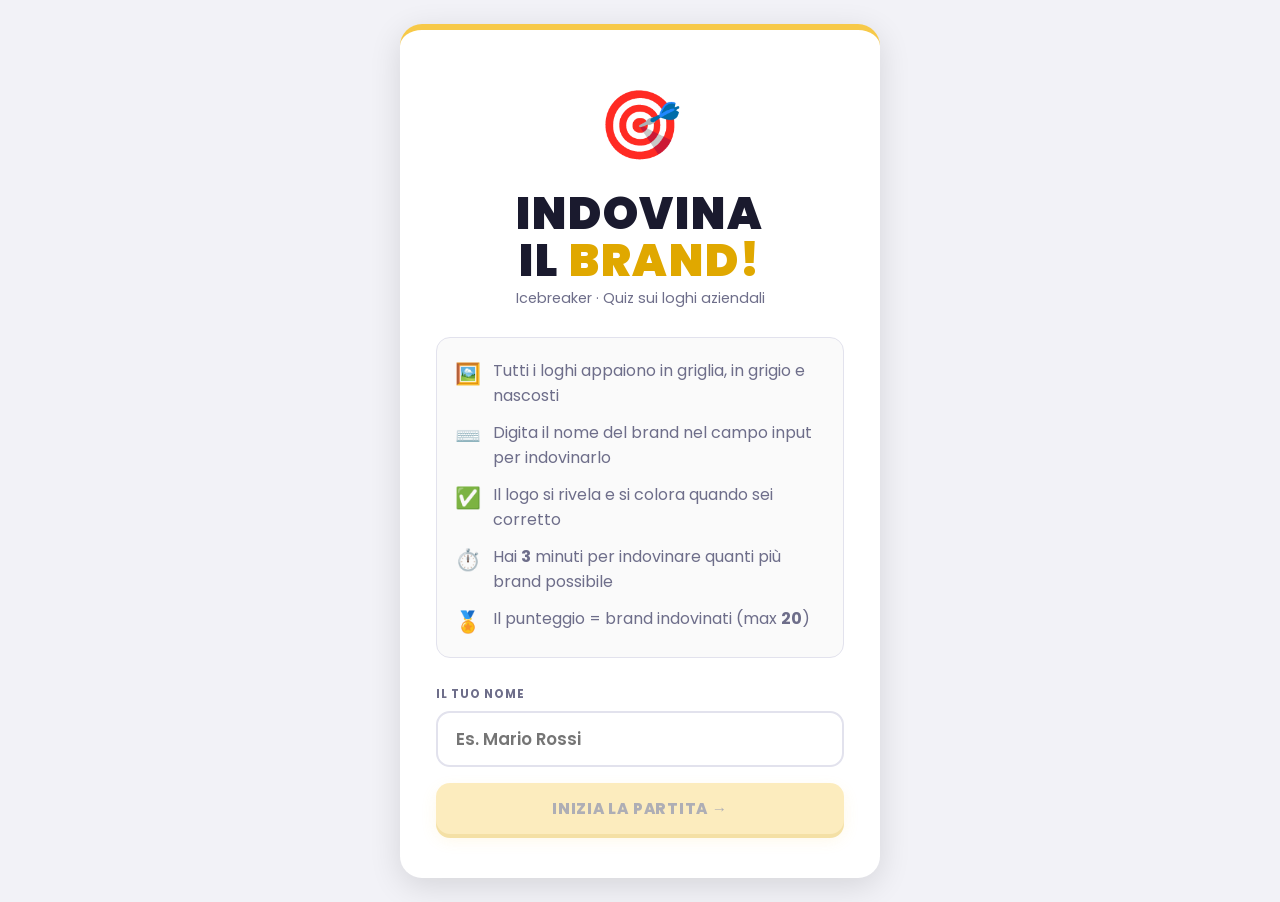
<file: index.html>
<!DOCTYPE html>
<html lang="it">
<head>
    <meta charset="UTF-8">
    <meta name="viewport" content="width=device-width, initial-scale=1.0">
    <title>Indovina il Brand! – Intro</title>
    <link href="https://fonts.googleapis.com/css2?family=Poppins:wght@400;600;700;900&display=swap" rel="stylesheet">
    <style>
        /* ════════════════════════════════════════════════════
           RESET & VARIABILI  –  Game-show bright theme
           ════════════════════════════════════════════════════ */
        *, *::before, *::after { box-sizing: border-box; margin: 0; padding: 0; }

        :root {
            --primary:      #1A1A2E;   /* quasi-nero per testi principali */
            --accent:       #F7C948;   /* giallo game-show */
            --accent-dark:  #E0A800;
            --success:      #22C55E;
            --success-bg:   #DCFCE7;
            --warn:         #F97316;
            --error:        #EF4444;
            --bg:           #F2F2F7;   /* grigio iOS chiaro */
            --surface:      #FFFFFF;
            --surface-2:    #F8F8FC;
            --text:         #1A1A2E;
            --text-muted:   #6E6E8A;
            --border:       #E2E2ED;
            --r-sm:  8px;
            --r-md:  14px;
            --r-lg:  22px;
            --shadow-card:  0 2px 12px rgba(0,0,0,.08), 0 1px 3px rgba(0,0,0,.06);
            --shadow-lg:    0 8px 32px rgba(0,0,0,.12);
        }

        body {
            font-family: 'Poppins', -apple-system, sans-serif;
            background: var(--bg);
            min-height: 100vh;
            color: var(--text);
        }

        /* ════════════════════════════════════════════════════
           SCREENS
           ════════════════════════════════════════════════════ */
        .screen { display: none; }
        .screen.active {
            display: flex;
            flex-direction: column;
            animation: fadeUp .3s ease both;
        }
        @keyframes fadeUp {
            from { opacity: 0; transform: translateY(14px); }
            to   { opacity: 1; transform: translateY(0); }
        }

        /* ════════════════════════════════════════════════════
           ① WELCOME SCREEN
           ════════════════════════════════════════════════════ */
        #screen-welcome {
            min-height: 100vh;
            align-items: center;
            justify-content: center;
            padding: 24px;
        }

        .welcome-card {
            background: var(--surface);
            border-radius: var(--r-lg);
            box-shadow: var(--shadow-lg);
            padding: 44px 36px;
            width: 100%;
            max-width: 480px;
            text-align: center;
            /* bordo superiore colorato stile game-show */
            border-top: 6px solid var(--accent);
        }

        .w-emoji { font-size: 4.2rem; display: block; margin-bottom: 14px; }

        .w-title {
            font-size: clamp(1.9rem, 6vw, 2.8rem);
            font-weight: 900;
            text-transform: uppercase;
            letter-spacing: .04em;
            color: var(--primary);
            line-height: 1.05;
            margin-bottom: 4px;
        }
        /* parola evidenziata gialla */
        .w-title span {
            color: var(--accent-dark);
            position: relative;
        }

        .w-subtitle { color: var(--text-muted); font-size: .9rem; margin-bottom: 28px; }

        /* Regole */
        .rules {
            list-style: none;
            background: #FAFAFA;
            border: 1px solid var(--border);
            border-radius: var(--r-md);
            padding: 14px 18px;
            margin-bottom: 28px;
            text-align: left;
        }
        .rules li {
            padding: 6px 0;
            font-size: 1rem;
            color: var(--text-muted);
            display: flex;
            align-items: flex-start;
            gap: 12px;
        }
        .rules li span:first-child { flex-shrink: 0; font-size: 1.3rem; }

        .field-label {
            display: block;
            font-size: .72rem;
            font-weight: 700;
            text-transform: uppercase;
            letter-spacing: .09em;
            color: var(--text-muted);
            margin-bottom: 8px;
            text-align: left;
        }

        .input-field {
            width: 100%;
            padding: 13px 18px;
            font-family: inherit;
            font-size: 1.05rem;
            font-weight: 600;
            color: var(--text);
            background: var(--surface);
            border: 2px solid var(--border);
            border-radius: var(--r-md);
            outline: none;
            transition: border-color .2s, box-shadow .2s;
            margin-bottom: 16px;
        }
        .input-field:focus {
            border-color: var(--accent-dark);
            box-shadow: 0 0 0 3px rgba(247,201,72,.22);
        }
        .input-field:disabled { opacity: .45; cursor: not-allowed; }

        /* Bottoni */
        .btn {
            display: inline-flex;
            align-items: center;
            justify-content: center;
            gap: 8px;
            padding: 14px 28px;
            font-family: inherit;
            font-size: .95rem;
            font-weight: 800;
            text-transform: uppercase;
            letter-spacing: .05em;
            border: none;
            border-radius: var(--r-md);
            cursor: pointer;
            transition: transform .15s, box-shadow .15s, filter .15s;
            user-select: none;
            -webkit-tap-highlight-color: transparent;
            width: 100%;
        }
        .btn:active:not(:disabled) { transform: scale(.96); }
        .btn:disabled { opacity: .35; cursor: not-allowed; }

        .btn-primary {
            background: var(--accent);
            color: var(--primary);
            box-shadow: 0 4px 0 var(--accent-dark), 0 6px 16px rgba(247,201,72,.35);
        }
        .btn-primary:hover:not(:disabled) {
            filter: brightness(1.06);
            transform: translateY(-1px);
            box-shadow: 0 5px 0 var(--accent-dark), 0 8px 20px rgba(247,201,72,.4);
        }
        .btn-primary:active:not(:disabled) {
            box-shadow: 0 2px 0 var(--accent-dark);
            transform: translateY(2px);
        }

        .btn-outline {
            background: transparent;
            color: var(--text-muted);
            border: 2px solid var(--border);
            font-weight: 700;
        }
        .btn-outline:hover:not(:disabled) {
            border-color: var(--text-muted);
            background: var(--surface-2);
        }

        /* ════════════════════════════════════════════════════
           ② GAME SCREEN
           ════════════════════════════════════════════════════ */
        #screen-game {
            min-height: 100vh;
            display: flex;
            flex-direction: column;
        }

        /* Header */
        .game-header {
            background: var(--primary);
            padding: 10px 20px;
            display: flex;
            align-items: center;
            gap: 14px;
            position: sticky;
            top: 0;
            z-index: 10;
            box-shadow: 0 2px 12px rgba(0,0,0,.2);
        }

        .game-logo-title {
            font-weight: 900;
            font-size: .95rem;
            text-transform: uppercase;
            letter-spacing: .1em;
            color: var(--accent);
            white-space: nowrap;
        }

        /* Timer */
        .timer-wrap {
            display: flex;
            align-items: center;
            gap: 6px;
            background: rgba(255,255,255,.1);
            border: 1px solid rgba(255,255,255,.15);
            border-radius: 100px;
            padding: 5px 16px;
            margin: 0 auto;
        }
        .timer-icon { font-size: .95rem; }
        .timer-display {
            font-weight: 900;
            font-size: 1.4rem;
            letter-spacing: .04em;
            color: #FFFFFF;
            min-width: 52px;
            font-variant-numeric: tabular-nums;
            transition: color .3s;
        }
        .timer-display.warn   { color: var(--warn); }
        .timer-display.danger { color: #FF6B6B; animation: pulse .5s ease infinite alternate; }
        @keyframes pulse { from { opacity: 1; } to { opacity: .4; } }

        /* Score */
        .score-wrap {
            display: flex;
            align-items: center;
            gap: 5px;
            background: rgba(34,197,94,.15);
            border: 1px solid rgba(34,197,94,.3);
            border-radius: 100px;
            padding: 5px 14px;
            white-space: nowrap;
        }
        .score-val { font-weight: 900; font-size: 1rem; color: #4ADE80; }
        .score-lbl { font-size: .78rem; font-weight: 700; color: #4ADE80; opacity: .8; }

        /* Sound toggle */
        .btn-sound {
            background: none;
            border: none;
            font-size: 1.1rem;
            cursor: pointer;
            padding: 4px;
            border-radius: 6px;
            transition: opacity .2s;
            flex-shrink: 0;
        }
        .btn-sound:hover { opacity: .6; }

        /* Input zone */
        .input-zone {
            padding: 12px 20px;
            background: var(--surface);
            border-bottom: 2px solid var(--border);
        }
        .input-row { max-width: 900px; margin: 0 auto; position: relative; }

        .game-input {
            width: 100%;
            padding: 13px 52px 13px 18px;
            font-family: inherit;
            font-size: 1.05rem;
            font-weight: 700;
            color: var(--text);
            background: var(--surface-2);
            border: 2px solid var(--border);
            border-radius: 100px;   /* pill – stile quiz-show */
            outline: none;
            transition: border-color .2s, box-shadow .2s;
        }
        .game-input::placeholder { color: var(--text-muted); font-weight: 400; }
        .game-input:focus {
            border-color: var(--accent-dark);
            box-shadow: 0 0 0 3px rgba(247,201,72,.2);
            background: var(--surface);
        }
        .game-input:disabled { opacity: .4; cursor: not-allowed; }

        .input-hint {
            position: absolute;
            right: 18px;
            top: 50%;
            transform: translateY(-50%);
            font-size: .78rem;
            font-weight: 800;
            color: var(--success);
            pointer-events: none;
            opacity: 0;
            transition: opacity .2s;
        }
        .input-hint.show { opacity: 1; }

        .game-input.flash-ok {
            border-color: var(--success);
            box-shadow: 0 0 0 3px rgba(34,197,94,.2);
            animation: flashOk .3s ease both;
        }
        .game-input.flash-dup {
            border-color: var(--warn);
            box-shadow: 0 0 0 3px rgba(249,115,22,.18);
            animation: flashOk .3s ease both;
        }
        @keyframes flashOk {
            0%  { transform: scale(1); }
            45% { transform: scale(1.015); }
            100%{ transform: scale(1); }
        }

        /* Grid */
        .grid-zone {
            padding: 16px 20px 40px;
            max-width: 960px;
            margin: 0 auto;
            width: 100%;
            flex: 1;                      /* occupa lo spazio rimanente */
            display: flex;
            flex-direction: column;
            justify-content: center;      /* centramento verticale */
        }

        .logo-grid {
            display: grid;
            grid-template-columns: repeat(5, 1fr);
            gap: 10px;
        }

        /* ── Logo card ── */
        .logo-card {
            aspect-ratio: 1 / 1;
            /* colore assegnato via JS */
            background: #E8E8F0;
            border-radius: var(--r-md);
            display: flex;
            flex-direction: column;
            align-items: center;
            justify-content: center;
            gap: 4px;
            padding: 8px 6px 7px;
            position: relative;
            overflow: hidden;
            box-shadow: var(--shadow-card);
            transition: box-shadow .25s, transform .25s, border .25s;
            border: 3px solid transparent;
        }
        .logo-card:hover { transform: translateY(-1px); box-shadow: var(--shadow-lg); }

        .logo-card img {
            max-width: 86%;
            max-height: 72%;
            width: 86%;
            height: auto;
            object-fit: contain;
            display: block;
            margin: 0 auto;
            pointer-events: none;
        }

        /* Nome brand – trasparente finché non indovinato */
        .card-name {
            font-size: .75rem;
            font-weight: 800;
            color: transparent;
            text-align: center;
            line-height: 1.2;
            text-transform: uppercase;
            letter-spacing: .04em;
            transition: color .25s;
            pointer-events: none;
        }

        /* Checkmark badge */
        .card-check {
            position: absolute;
            top: 5px;
            right: 6px;
            font-size: .8rem;
            opacity: 0;
            transition: opacity .25s;
        }

        /* ── INDOVINATO: bordo bianco spesso + overlay leggero ── */
        .logo-card.guessed {
            border: 3px solid #FFFFFF;
            box-shadow: 0 0 0 3px var(--success), var(--shadow-lg);
            animation: popIn .4s cubic-bezier(.34,1.56,.64,1) both;
        }
        .logo-card.guessed .card-name  { color: rgba(0,0,0,.65); }
        .logo-card.guessed .card-check { opacity: 1; }

        /* ── MANCATO: de-saturato + nome in rosso ── */
        .logo-card.missed {
            filter: grayscale(.6) brightness(.85);
            border-color: rgba(239,68,68,.5);
            animation: revealMissed .35s ease both;
        }
        .logo-card.missed .card-name { color: var(--error); }

        @keyframes popIn {
            0%  { transform: scale(.8); }
            65% { transform: scale(1.1); }
            100%{ transform: scale(1); }
        }
        @keyframes revealMissed {
            from { opacity: 0; transform: scale(.9); }
            to   { opacity: 1; transform: scale(1); }
        }

        /* Banner game-over */
        .game-over-banner {
            display: none;
            position: fixed;
            bottom: 0; left: 0; right: 0;
            background: var(--primary);
            border-top: 4px solid var(--accent);
            box-shadow: 0 -8px 40px rgba(0,0,0,.3);
            padding: 18px 24px;
            z-index: 20;
        }
        .game-over-banner.show { display: flex; align-items: center; gap: 16px; flex-wrap: wrap; }

        .banner-msg { flex: 1; min-width: 160px; }
        .banner-title { font-weight: 900; font-size: 1.1rem; color: #FFFFFF; }
        .banner-sub   { font-size: .85rem; color: rgba(255,255,255,.6); margin-top: 2px; }
        .banner-btn   { padding: 12px 28px; width: auto; flex-shrink: 0; }

        /* ════════════════════════════════════════════════════
           ③ RESULTS SCREEN
           ════════════════════════════════════════════════════ */
        #screen-results {
            min-height: 100vh;
            align-items: center;
            justify-content: flex-start;
            padding: 32px 24px 48px;
        }

        .results-card {
            background: var(--surface);
            border-radius: var(--r-lg);
            box-shadow: var(--shadow-lg);
            border-top: 6px solid var(--accent);
            padding: 40px 36px;
            width: 100%;
            max-width: 680px;
            margin: 0 auto;
        }

        .result-hero { text-align: center; margin-bottom: 28px; }
        .result-emoji { font-size: 3rem; display: block; margin-bottom: 12px; }
        .result-big {
            font-size: clamp(3.5rem, 12vw, 5.5rem);
            font-weight: 900;
            line-height: 1;
            color: var(--primary);
        }
        .result-label { color: var(--text-muted); font-size: .9rem; margin-top: 4px; }
        .result-name  { font-weight: 800; font-size: 1.05rem; margin-top: 10px; color: var(--text); text-transform: uppercase; letter-spacing: .04em; }
        .result-msg   { color: var(--text-muted); font-size: .88rem; margin-top: 6px; }

        /* Stats */
        .stats-row { display: flex; gap: 10px; margin-bottom: 24px; }
        .stat-box {
            flex: 1;
            background: var(--bg);
            border-radius: var(--r-md);
            padding: 14px 10px;
            text-align: center;
            border: 1px solid var(--border);
        }
        .stat-val { font-weight: 900; font-size: 1.7rem; color: var(--primary); }
        .stat-lbl { font-size: .67rem; color: var(--text-muted); margin-top: 3px; font-weight: 700; text-transform: uppercase; letter-spacing: .06em; }

        /* Brand indovinati – tags */
        .section-title {
            font-weight: 800;
            font-size: .7rem;
            text-transform: uppercase;
            letter-spacing: .12em;
            color: var(--text-muted);
            margin-bottom: 12px;
        }
        .guessed-section { margin-bottom: 28px; }
        .guessed-tags { display: flex; flex-wrap: wrap; gap: 6px; }
        .guessed-tag {
            background: var(--success-bg);
            color: #15803D;
            border: 1px solid rgba(34,197,94,.3);
            font-size: .78rem;
            font-weight: 700;
            padding: 4px 12px;
            border-radius: 100px;
        }
        .none-tag { color: var(--text-muted); font-size: .85rem; }

        /* Brand mancati con curiosità */
        .missed-section { margin-bottom: 28px; }
        .missed-grid {
            display: flex;
            flex-direction: column;
            gap: 10px;
        }
        .missed-card {
            display: flex;
            align-items: center;
            gap: 14px;
            background: #FFF5F5;
            border: 1px solid rgba(239,68,68,.18);
            border-radius: var(--r-md);
            padding: 12px 14px;
        }
        .missed-card-logo {
            width: 52px;
            height: 52px;
            flex-shrink: 0;
            background: #fff;
            border-radius: var(--r-sm);
            border: 1px solid var(--border);
            display: flex;
            align-items: center;
            justify-content: center;
            overflow: hidden;
        }
        .missed-card-logo img {
            max-width: 88%;
            max-height: 88%;
            object-fit: contain;
        }
        .missed-card-body { flex: 1; min-width: 0; }
        .missed-card-name {
            font-weight: 800;
            font-size: .9rem;
            color: var(--error);
            margin-bottom: 3px;
        }
        .missed-card-fact {
            font-size: .8rem;
            color: var(--text-muted);
            line-height: 1.45;
        }

        .btn-stack { display: flex; flex-direction: column; gap: 10px; }


        /* ════════════════════════════════════════════════════
           RESPONSIVE
           ════════════════════════════════════════════════════ */
        @media (max-width: 700px) {
            .logo-grid { grid-template-columns: repeat(4, 1fr); gap: 8px; }
            .game-logo-title { display: none; }
        }
        @media (max-width: 480px) {
            .logo-grid { grid-template-columns: repeat(3, 1fr); gap: 7px; }
            .grid-zone { padding: 12px 12px 100px; }
            .input-zone { padding: 10px 12px; }
            .results-card { padding: 28px 18px; }
            .stats-row { gap: 8px; }
        }
    
        /* Only welcome screen visible on this page */
        #screen-welcome { display: flex !important; animation: fadeUp .3s ease both; }
    </style>
</head>
<body>

<div id="app">
    <div id="screen-welcome" class="screen">
        <div class="welcome-card">
            <span class="w-emoji">🎯</span>
            <h1 class="w-title">Indovina<br>il <span>Brand!</span></h1>
            <p class="w-subtitle">Icebreaker · Quiz sui loghi aziendali</p>

            <ul class="rules">
                <li><span>🖼️</span><span>Tutti i loghi appaiono in griglia, in grigio e nascosti</span></li>
                <li><span>⌨️</span><span>Digita il nome del brand nel campo input per indovinarlo</span></li>
                <li><span>✅</span><span>Il logo si rivela e si colora quando sei corretto</span></li>
                <li><span>⏱️</span><span>Hai <strong id="rule-mins">3</strong> minuti per indovinare quanti più brand possibile</span></li>
                <li><span>🏅</span><span>Il punteggio = brand indovinati (max <strong id="rule-max">20</strong>)</span></li>
            </ul>

            <label class="field-label" for="player-name">Il tuo nome</label>
            <input
                id="player-name"
                class="input-field"
                type="text"
                placeholder="Es. Mario Rossi"
                autocomplete="off"
                spellcheck="false"
                maxlength="30"
            >

            <button id="btn-start" class="btn btn-primary" disabled>
                Inizia la partita →
            </button>
        </div>
    </div>
</div>

<script>
const GAME_DURATION = 180;
const TOTAL_BRANDS  = 20;

document.getElementById('rule-mins').textContent = Math.floor(GAME_DURATION / 60);
document.getElementById('rule-max').textContent  = TOTAL_BRANDS;

const nameInput = document.getElementById('player-name');
const btnStart  = document.getElementById('btn-start');

nameInput.addEventListener('input', () => {
    btnStart.disabled = nameInput.value.trim().length === 0;
});

nameInput.addEventListener('keydown', e => {
    if (e.key === 'Enter' && !btnStart.disabled) startQuiz();
});

btnStart.addEventListener('click', startQuiz);

function startQuiz() {
    const name = nameInput.value.trim();
    if (!name) return;
    sessionStorage.setItem('quizPlayerName', name);
    window.location.href = 'quiz.html';
}
</script>
</body>
</html>
</file>
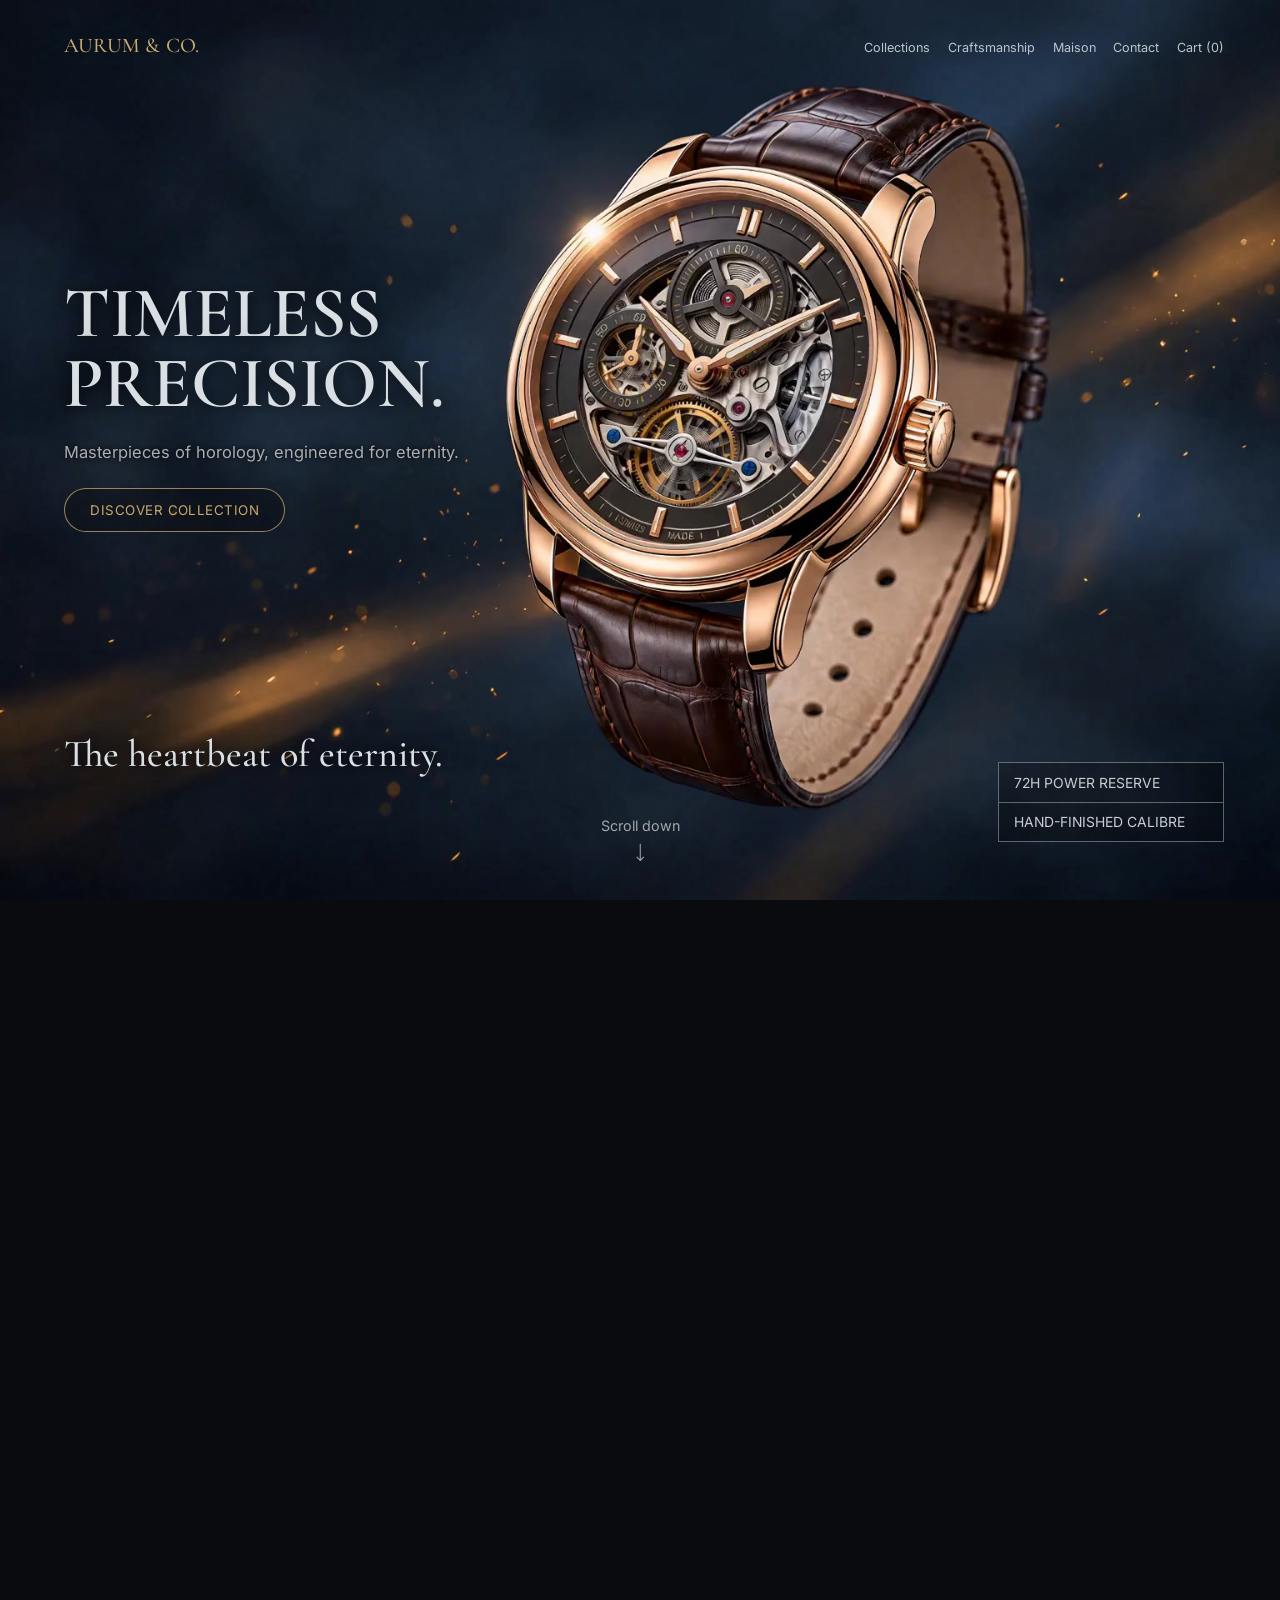
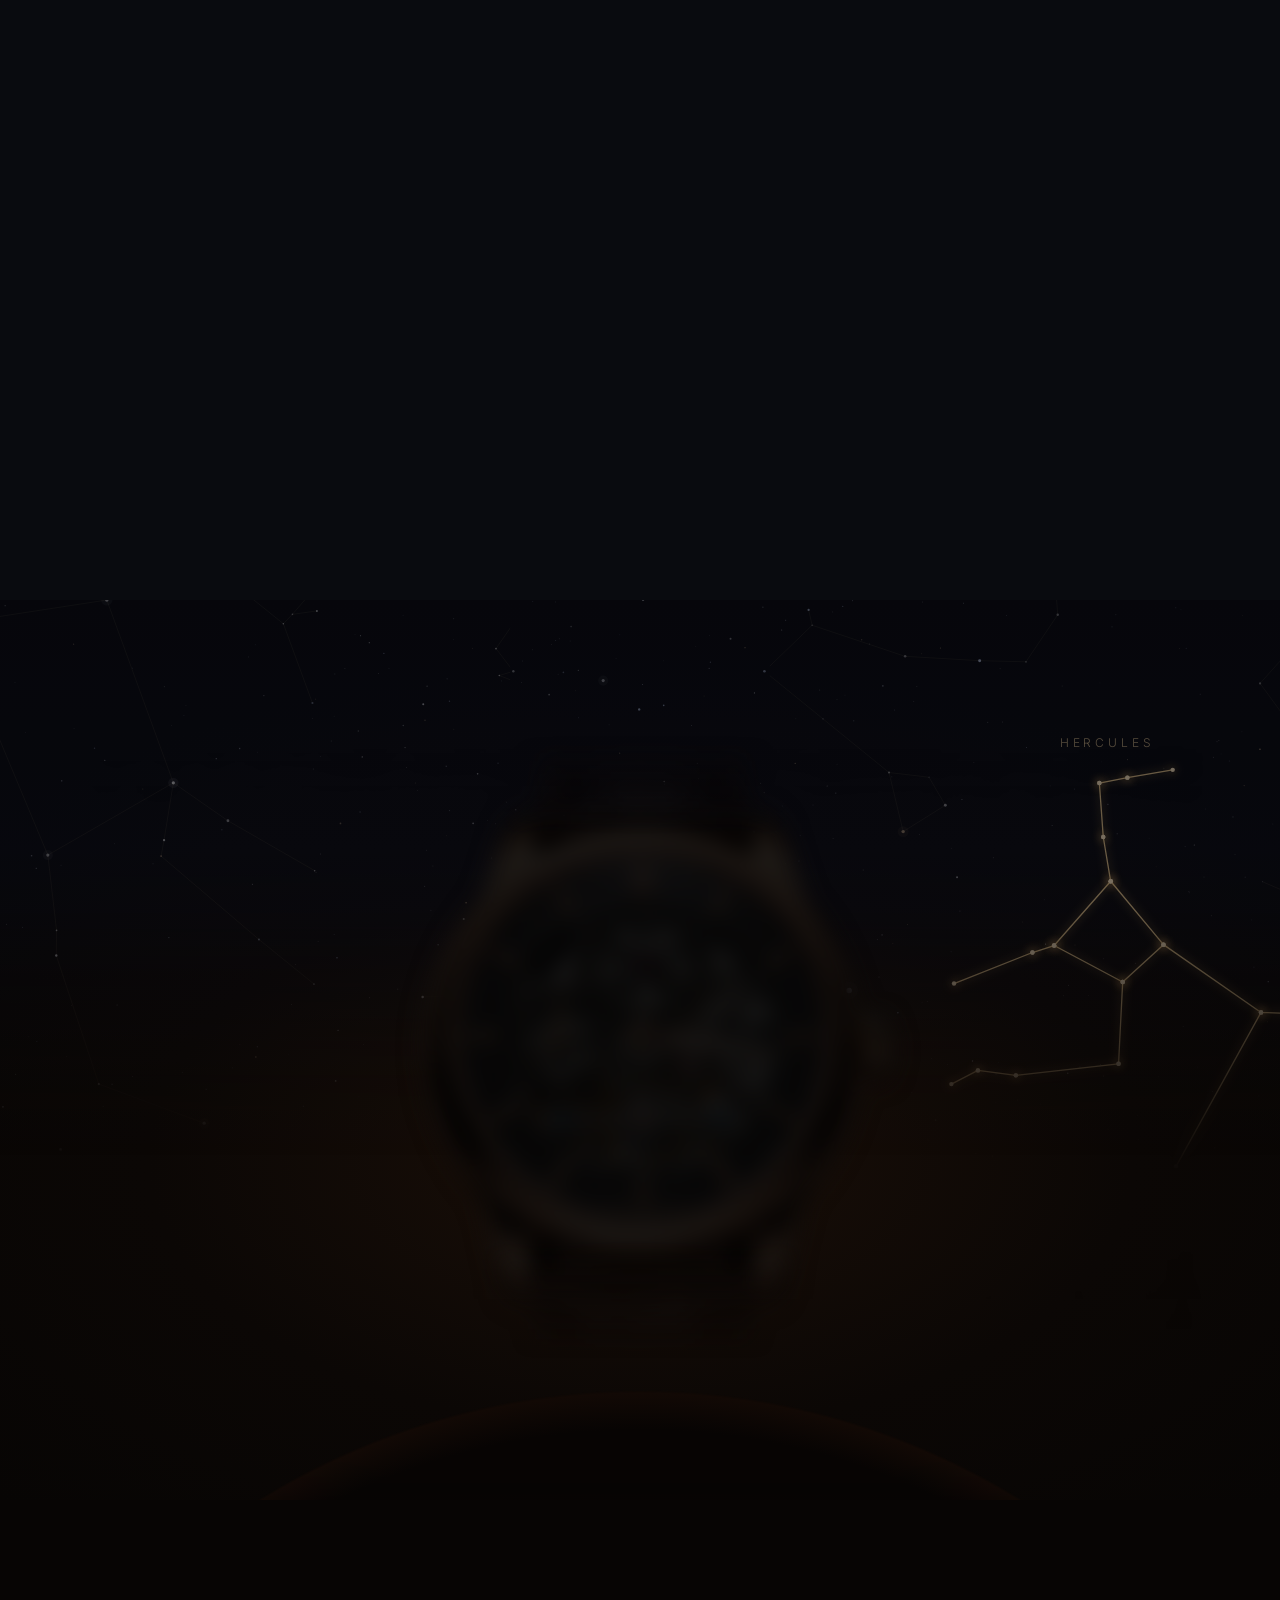
<file: aurum/index.html>
<!doctype html>
<html lang="en">
<head>
<meta charset="utf-8">
<meta name="viewport" content="width=device-width, initial-scale=1">
<title>AURUM &amp; CO. — Timeless Precision</title>
<link rel="stylesheet" href="style.css?v=20261106f">
</head>
<body>
  <div class="scrolly" id="scrolly">
    <main class="hero" id="hero">
      <video class="hero__film" id="film" muted playsinline preload="auto"
             poster="video/poster.jpg" data-desktop="video/film_desktop.mp4" data-mobile="video/film_mobile.mp4"></video>

      <div class="hero__static" id="static">
        <img class="hero__bg" src="assets/hero_hd.jpg" alt="Rose gold skeleton watch with brown alligator strap">
      </div>

      <div class="hero__scrim" id="scrim"></div>

      <header class="nav">
        <a class="nav__logo" href="#">AURUM &amp; CO.</a>
        <nav class="nav__menu">
          <a href="#" data-chapter="0">Collections</a>
          <a href="#" data-chapter="1">Craftsmanship</a>
          <a href="#" data-chapter="2">Maison</a>
          <a href="#" data-chapter="3">Contact</a>
          <a href="#">Cart (0)</a>
        </nav>
      </header>

      <div class="hero__ui" id="ui">
        <section class="intro">
          <h1 class="intro__title">TIMELESS<br>PRECISION.</h1>
          <p class="intro__sub">Masterpieces of horology, engineered for eternity.</p>
          <a class="intro__btn" href="#">DISCOVER COLLECTION</a>
        </section>

        <ul class="badges">
          <li>72H POWER RESERVE</li>
          <li>HAND-FINISHED CALIBRE</li>
        </ul>

        <a class="scroll" href="#">
          <span>Scroll down</span>
          <svg viewBox="0 0 12 24" aria-hidden="true"><path d="M6 1v21M1.5 17.5 6 22l4.5-4.5"/></svg>
        </a>
      </div>

      <div class="chapters">
        <p class="chapter" data-start="0.04" data-end="0.26">Beyond the surface lies the soul.</p>
        <p class="chapter" data-start="0.26" data-end="0.44">Time, laid bare.</p>
        <p class="chapter" data-start="0.44" data-end="0.58">Every part, placed by hand.</p>
        <p class="chapter" data-start="0.58" data-end="0.84">The heartbeat of eternity.</p>
      </div>
    </main>
  </div>

  <!-- fascia Collection: l'orologio emerge dal buio mentre sorge l'eclissi -->
  <section class="collection" id="next">
    <div class="col__pin">
      <canvas class="col__sky" aria-hidden="true"></canvas>
      <div class="col__eclipse" aria-hidden="true"></div>
      <div class="col__halo" aria-hidden="true"></div>

      <div class="col__watch">
        <img class="col__img" src="assets/collection/hd/orologio_frontale_hd.webp" alt="AURUM I skeleton tourbillon in rose gold, front view">
        <video class="col__gears" autoplay muted loop playsinline aria-hidden="true">
          <source src="assets/collection/hd/ingranaggi_loop_hd.webm" type="video/webm">
          <source src="assets/collection/hd/ingranaggi_loop_hd.mp4" type="video/mp4">
        </video>
        <img class="col__hand col__hand--h" src="assets/collection/lancette/ore.webp" alt="">
        <img class="col__hand col__hand--m" src="assets/collection/lancette/minuti.webp" alt="">
        <img class="col__cap" src="assets/collection/lancette/perno.webp" alt="">
        <div class="col__light" aria-hidden="true"></div>
        <div class="col__sheen" aria-hidden="true"></div>
      </div>


      <ul class="col__specs">
        <li>TOURBILLON</li>
        <li>72H POWER RESERVE</li>
        <li>18K ROSE GOLD</li>
      </ul>

      <p class="col__name">AURUM I &mdash; SQUELETTE TOURBILLON</p>
      <div class="col__cta">
        <a href="#">VIEW THE COLLECTION <span aria-hidden="true">&rarr;</span></a>
        <span class="col__count">01 / 04</span>
      </div>
    </div>
  </section>
  <script src="script.js?v=20261106f"></script>
  <script src="sky-data.js?v=20261106f"></script>
  <script src="sky.js?v=20261106f"></script>
</body>
</html>
</file>
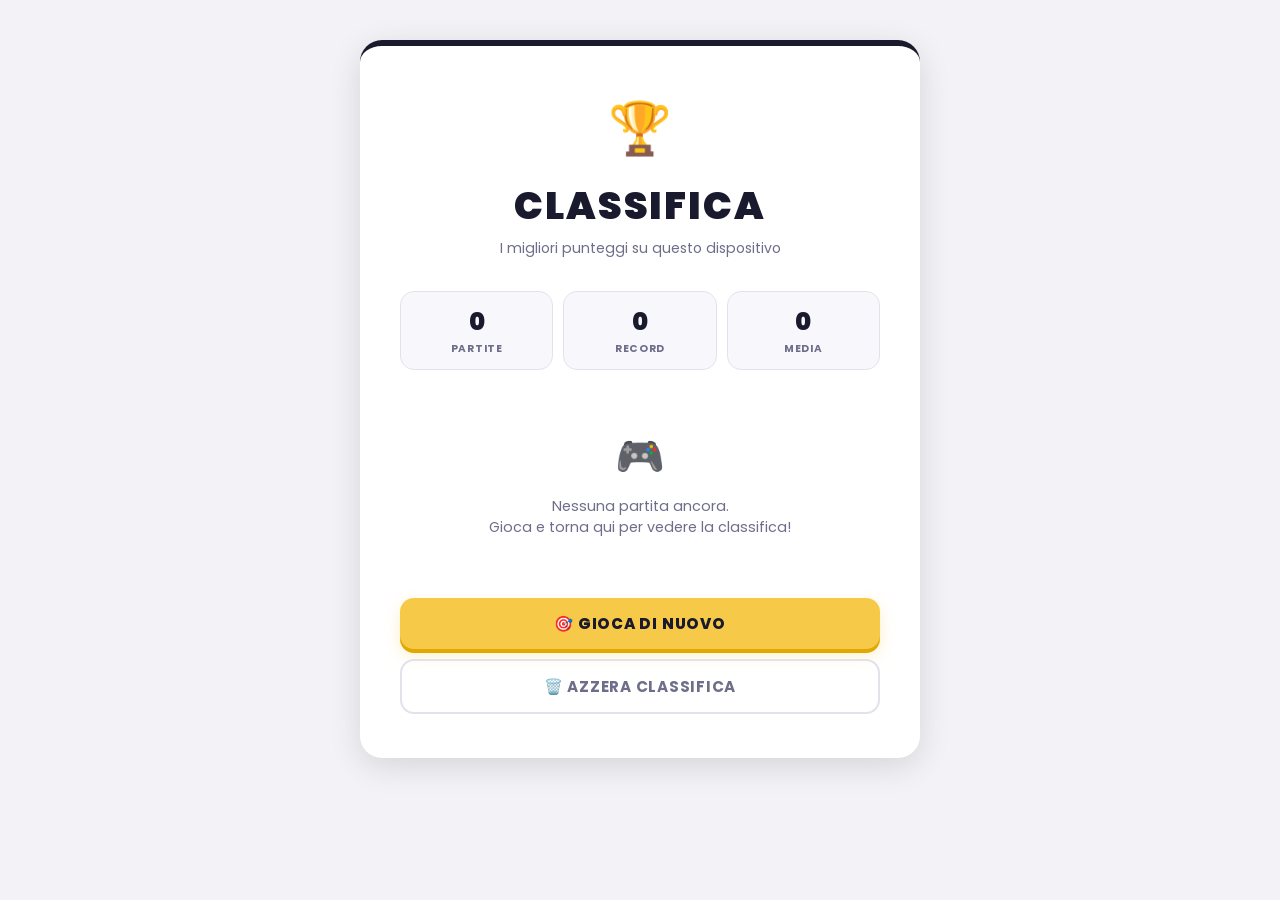
<file: classifica.html>
<!DOCTYPE html>
<html lang="it">
<head>
    <meta charset="UTF-8">
    <meta name="viewport" content="width=device-width, initial-scale=1.0">
    <title>Classifica – Indovina il Brand!</title>
    <link href="https://fonts.googleapis.com/css2?family=Poppins:wght@400;600;700;900&display=swap" rel="stylesheet">
    <style>
        *, *::before, *::after { box-sizing: border-box; margin: 0; padding: 0; }

        :root {
            --primary:      #1A1A2E;
            --accent:       #F7C948;
            --accent-dark:  #E0A800;
            --success:      #22C55E;
            --bg:           #F2F2F7;
            --surface:      #FFFFFF;
            --surface-2:    #F8F8FC;
            --text:         #1A1A2E;
            --text-muted:   #6E6E8A;
            --border:       #E2E2ED;
            --r-sm:  8px;
            --r-md:  14px;
            --r-lg:  22px;
            --shadow-lg: 0 8px 32px rgba(0,0,0,.12);
        }

        body {
            font-family: 'Poppins', -apple-system, sans-serif;
            background: var(--bg);
            min-height: 100vh;
            display: flex;
            align-items: flex-start;
            justify-content: center;
            padding: 40px 24px 60px;
            color: var(--text);
        }

        .lb-card {
            background: var(--surface);
            border-radius: var(--r-lg);
            box-shadow: var(--shadow-lg);
            border-top: 6px solid var(--primary);
            padding: 44px 40px;
            width: 100%;
            max-width: 560px;
            animation: fadeUp .3s ease both;
        }

        @keyframes fadeUp {
            from { opacity: 0; transform: translateY(14px); }
            to   { opacity: 1; transform: translateY(0); }
        }

        /* Header */
        .lb-header { text-align: center; margin-bottom: 32px; }
        .lb-emoji  { font-size: 3.2rem; display: block; margin-bottom: 10px; }
        .lb-title  {
            font-size: clamp(1.8rem, 6vw, 2.4rem);
            font-weight: 900;
            text-transform: uppercase;
            letter-spacing: .05em;
            color: var(--primary);
            margin-bottom: 4px;
        }
        .lb-sub { color: var(--text-muted); font-size: .88rem; }

        /* Stats top */
        .lb-stats {
            display: flex;
            gap: 10px;
            margin-bottom: 24px;
        }
        .lb-stat {
            flex: 1;
            background: var(--surface-2);
            border: 1px solid var(--border);
            border-radius: var(--r-md);
            padding: 12px 8px;
            text-align: center;
        }
        .lb-stat-val { font-weight: 900; font-size: 1.5rem; color: var(--primary); }
        .lb-stat-lbl { font-size: .65rem; font-weight: 700; text-transform: uppercase; letter-spacing: .07em; color: var(--text-muted); margin-top: 2px; }

        /* Lista */
        .lb-list {
            list-style: none;
            margin-bottom: 28px;
        }

        .lb-item {
            display: flex;
            align-items: center;
            gap: 12px;
            padding: 12px 16px;
            border-radius: var(--r-sm);
            margin-bottom: 6px;
            background: var(--surface-2);
            border: 1px solid var(--border);
            transition: background .15s;
        }

        /* Top 3 con bordo accento */
        .lb-item.top-1 { border-color: #FFD700; background: #FFFDF0; }
        .lb-item.top-2 { border-color: #C0C0C0; background: #F8F8F8; }
        .lb-item.top-3 { border-color: #CD7F32; background: #FFF8F3; }

        .lb-rank {
            font-weight: 900;
            font-size: 1rem;
            color: var(--text-muted);
            width: 30px;
            text-align: center;
            flex-shrink: 0;
        }

        .lb-info { flex: 1; min-width: 0; }
        .lb-name  {
            font-weight: 700;
            font-size: .95rem;
            color: var(--text);
            white-space: nowrap;
            overflow: hidden;
            text-overflow: ellipsis;
        }
        .lb-date  { font-size: .72rem; color: var(--text-muted); margin-top: 1px; }

        .lb-score {
            font-weight: 900;
            font-size: 1rem;
            color: var(--primary);
            white-space: nowrap;
            flex-shrink: 0;
        }

        /* Empty state */
        .lb-empty {
            text-align: center;
            color: var(--text-muted);
            padding: 32px 0;
            font-size: .9rem;
        }
        .lb-empty-icon { font-size: 2.5rem; display: block; margin-bottom: 10px; }

        /* Bottoni */
        .btn {
            display: inline-flex;
            align-items: center;
            justify-content: center;
            gap: 8px;
            padding: 14px 28px;
            font-family: inherit;
            font-size: .95rem;
            font-weight: 800;
            text-transform: uppercase;
            letter-spacing: .05em;
            border: none;
            border-radius: var(--r-md);
            cursor: pointer;
            transition: transform .15s, box-shadow .15s, filter .15s;
            user-select: none;
            width: 100%;
        }
        .btn:active { transform: scale(.96); }

        .btn-primary {
            background: var(--accent);
            color: var(--primary);
            box-shadow: 0 4px 0 var(--accent-dark), 0 6px 16px rgba(247,201,72,.3);
            margin-bottom: 10px;
        }
        .btn-primary:hover {
            filter: brightness(1.05);
            transform: translateY(-1px);
        }
        .btn-primary:active {
            box-shadow: 0 2px 0 var(--accent-dark);
            transform: translateY(2px);
        }

        .btn-outline {
            background: transparent;
            color: var(--text-muted);
            border: 2px solid var(--border);
            font-weight: 700;
        }
        .btn-outline:hover { border-color: var(--text-muted); background: var(--surface-2); }

        /* Responsive */
        @media (max-width: 480px) {
            .lb-card { padding: 28px 18px; }
            .lb-stats { gap: 8px; }
        }
    </style>
</head>
<body>

<div class="lb-card">
    <div class="lb-header">
        <span class="lb-emoji">🏆</span>
        <h1 class="lb-title">Classifica</h1>
        <p class="lb-sub">I migliori punteggi su questo dispositivo</p>
    </div>

    <!-- Stats riassuntive -->
    <div class="lb-stats">
        <div class="lb-stat">
            <div class="lb-stat-val" id="stat-partite">0</div>
            <div class="lb-stat-lbl">Partite</div>
        </div>
        <div class="lb-stat">
            <div class="lb-stat-val" id="stat-record">0</div>
            <div class="lb-stat-lbl">Record</div>
        </div>
        <div class="lb-stat">
            <div class="lb-stat-val" id="stat-media">0</div>
            <div class="lb-stat-lbl">Media</div>
        </div>
    </div>

    <!-- Lista classifica -->
    <ul class="lb-list" id="lb-list"></ul>

    <!-- Bottoni -->
    <button class="btn btn-primary" onclick="window.location.href='index.html'">
        🎯 Gioca di nuovo
    </button>
    <button class="btn btn-outline" id="btn-reset">
        🗑️ Azzera classifica
    </button>
</div>

<script>
const STORAGE_KEY  = 'logoQuizSporcle';
const TOTAL_BRANDS = 20;  // aggiorna se cambi il numero di brand nel quiz

function loadBoard() {
    try { return JSON.parse(localStorage.getItem(STORAGE_KEY)) || []; }
    catch { return []; }
}

function esc(s) {
    return String(s)
        .replace(/&/g,'&amp;').replace(/</g,'&lt;')
        .replace(/>/g,'&gt;').replace(/"/g,'&quot;');
}

function render() {
    const board  = loadBoard();
    const medals = ['🥇','🥈','🥉'];
    const lbList = document.getElementById('lb-list');

    /* Stats */
    document.getElementById('stat-partite').textContent = board.length;
    document.getElementById('stat-record').textContent  = board.length ? board[0].score : 0;
    document.getElementById('stat-media').textContent   = board.length
        ? Math.round(board.reduce((s, e) => s + e.score, 0) / board.length)
        : 0;

    if (!board.length) {
        lbList.innerHTML = `
            <li class="lb-empty">
                <span class="lb-empty-icon">🎮</span>
                Nessuna partita ancora.<br>Gioca e torna qui per vedere la classifica!
            </li>`;
        return;
    }

    const topClasses = ['top-1','top-2','top-3'];

    lbList.innerHTML = board.map((e, i) => `
        <li class="lb-item ${i < 3 ? topClasses[i] : ''}">
            <span class="lb-rank">${i < 3 ? medals[i] : i + 1}</span>
            <div class="lb-info">
                <div class="lb-name">${esc(e.name)}</div>
                <div class="lb-date">${esc(e.date)}</div>
            </div>
            <span class="lb-score">${e.score} / ${TOTAL_BRANDS}</span>
        </li>
    `).join('');
}

document.getElementById('btn-reset').addEventListener('click', () => {
    if (confirm('Sei sicuro di voler azzerare tutta la classifica?')) {
        localStorage.removeItem(STORAGE_KEY);
        render();
    }
});

render();
</script>
</body>
</html>
</file>
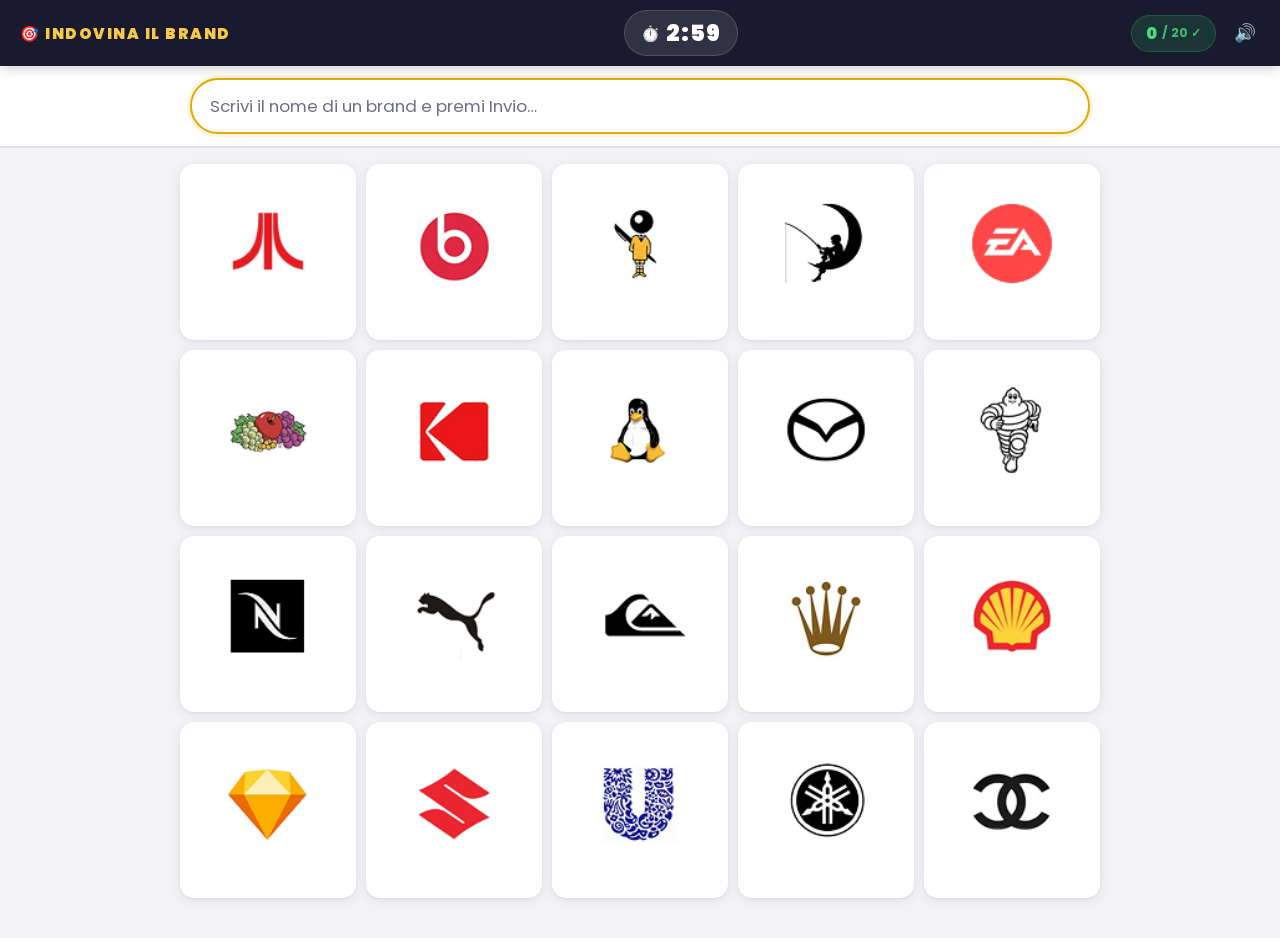
<file: quiz.html>
<!DOCTYPE html>
<html lang="it">
<head>
    <meta charset="UTF-8">
    <meta name="viewport" content="width=device-width, initial-scale=1.0">
    <title>Indovina il Brand! – Quiz</title>
    <link href="https://fonts.googleapis.com/css2?family=Poppins:wght@400;600;700;900&display=swap" rel="stylesheet">
    <style>
        /* ════════════════════════════════════════════════════
           RESET & VARIABILI  –  Game-show bright theme
           ════════════════════════════════════════════════════ */
        *, *::before, *::after { box-sizing: border-box; margin: 0; padding: 0; }

        :root {
            --primary:      #1A1A2E;   /* quasi-nero per testi principali */
            --accent:       #F7C948;   /* giallo game-show */
            --accent-dark:  #E0A800;
            --success:      #22C55E;
            --success-bg:   #DCFCE7;
            --warn:         #F97316;
            --error:        #EF4444;
            --bg:           #F2F2F7;   /* grigio iOS chiaro */
            --surface:      #FFFFFF;
            --surface-2:    #F8F8FC;
            --text:         #1A1A2E;
            --text-muted:   #6E6E8A;
            --border:       #E2E2ED;
            --r-sm:  8px;
            --r-md:  14px;
            --r-lg:  22px;
            --shadow-card:  0 2px 12px rgba(0,0,0,.08), 0 1px 3px rgba(0,0,0,.06);
            --shadow-lg:    0 8px 32px rgba(0,0,0,.12);
        }

        body {
            font-family: 'Poppins', -apple-system, sans-serif;
            background: var(--bg);
            min-height: 100vh;
            color: var(--text);
        }

        /* ════════════════════════════════════════════════════
           SCREENS
           ════════════════════════════════════════════════════ */
        .screen { display: none; }
        .screen.active {
            display: flex;
            flex-direction: column;
            animation: fadeUp .3s ease both;
        }
        @keyframes fadeUp {
            from { opacity: 0; transform: translateY(14px); }
            to   { opacity: 1; transform: translateY(0); }
        }

        /* ════════════════════════════════════════════════════
           ① WELCOME SCREEN
           ════════════════════════════════════════════════════ */
        #screen-welcome {
            min-height: 100vh;
            align-items: center;
            justify-content: center;
            padding: 24px;
        }

        .welcome-card {
            background: var(--surface);
            border-radius: var(--r-lg);
            box-shadow: var(--shadow-lg);
            padding: 44px 36px;
            width: 100%;
            max-width: 480px;
            text-align: center;
            /* bordo superiore colorato stile game-show */
            border-top: 6px solid var(--accent);
        }

        .w-emoji { font-size: 4.2rem; display: block; margin-bottom: 14px; }

        .w-title {
            font-size: clamp(1.9rem, 6vw, 2.8rem);
            font-weight: 900;
            text-transform: uppercase;
            letter-spacing: .04em;
            color: var(--primary);
            line-height: 1.05;
            margin-bottom: 4px;
        }
        /* parola evidenziata gialla */
        .w-title span {
            color: var(--accent-dark);
            position: relative;
        }

        .w-subtitle { color: var(--text-muted); font-size: .9rem; margin-bottom: 28px; }

        /* Regole */
        .rules {
            list-style: none;
            background: #FAFAFA;
            border: 1px solid var(--border);
            border-radius: var(--r-md);
            padding: 14px 18px;
            margin-bottom: 28px;
            text-align: left;
        }
        .rules li {
            padding: 6px 0;
            font-size: 1rem;
            color: var(--text-muted);
            display: flex;
            align-items: flex-start;
            gap: 12px;
        }
        .rules li span:first-child { flex-shrink: 0; font-size: 1.3rem; }

        .field-label {
            display: block;
            font-size: .72rem;
            font-weight: 700;
            text-transform: uppercase;
            letter-spacing: .09em;
            color: var(--text-muted);
            margin-bottom: 8px;
            text-align: left;
        }

        .input-field {
            width: 100%;
            padding: 13px 18px;
            font-family: inherit;
            font-size: 1.05rem;
            font-weight: 600;
            color: var(--text);
            background: var(--surface);
            border: 2px solid var(--border);
            border-radius: var(--r-md);
            outline: none;
            transition: border-color .2s, box-shadow .2s;
            margin-bottom: 16px;
        }
        .input-field:focus {
            border-color: var(--accent-dark);
            box-shadow: 0 0 0 3px rgba(247,201,72,.22);
        }
        .input-field:disabled { opacity: .45; cursor: not-allowed; }

        /* Bottoni */
        .btn {
            display: inline-flex;
            align-items: center;
            justify-content: center;
            gap: 8px;
            padding: 14px 28px;
            font-family: inherit;
            font-size: .95rem;
            font-weight: 800;
            text-transform: uppercase;
            letter-spacing: .05em;
            border: none;
            border-radius: var(--r-md);
            cursor: pointer;
            transition: transform .15s, box-shadow .15s, filter .15s;
            user-select: none;
            -webkit-tap-highlight-color: transparent;
            width: 100%;
        }
        .btn:active:not(:disabled) { transform: scale(.96); }
        .btn:disabled { opacity: .35; cursor: not-allowed; }

        .btn-primary {
            background: var(--accent);
            color: var(--primary);
            box-shadow: 0 4px 0 var(--accent-dark), 0 6px 16px rgba(247,201,72,.35);
        }
        .btn-primary:hover:not(:disabled) {
            filter: brightness(1.06);
            transform: translateY(-1px);
            box-shadow: 0 5px 0 var(--accent-dark), 0 8px 20px rgba(247,201,72,.4);
        }
        .btn-primary:active:not(:disabled) {
            box-shadow: 0 2px 0 var(--accent-dark);
            transform: translateY(2px);
        }

        .btn-outline {
            background: transparent;
            color: var(--text-muted);
            border: 2px solid var(--border);
            font-weight: 700;
        }
        .btn-outline:hover:not(:disabled) {
            border-color: var(--text-muted);
            background: var(--surface-2);
        }

        /* ════════════════════════════════════════════════════
           ② GAME SCREEN
           ════════════════════════════════════════════════════ */
        #screen-game {
            min-height: 100vh;
            display: flex;
            flex-direction: column;
        }

        /* Header */
        .game-header {
            background: var(--primary);
            padding: 10px 20px;
            display: flex;
            align-items: center;
            gap: 14px;
            position: sticky;
            top: 0;
            z-index: 10;
            box-shadow: 0 2px 12px rgba(0,0,0,.2);
        }

        .game-logo-title {
            font-weight: 900;
            font-size: .95rem;
            text-transform: uppercase;
            letter-spacing: .1em;
            color: var(--accent);
            white-space: nowrap;
        }

        /* Timer */
        .timer-wrap {
            display: flex;
            align-items: center;
            gap: 6px;
            background: rgba(255,255,255,.1);
            border: 1px solid rgba(255,255,255,.15);
            border-radius: 100px;
            padding: 5px 16px;
            margin: 0 auto;
        }
        .timer-icon { font-size: .95rem; }
        .timer-display {
            font-weight: 900;
            font-size: 1.4rem;
            letter-spacing: .04em;
            color: #FFFFFF;
            min-width: 52px;
            font-variant-numeric: tabular-nums;
            transition: color .3s;
        }
        .timer-display.warn   { color: var(--warn); }
        .timer-display.danger { color: #FF6B6B; animation: pulse .5s ease infinite alternate; }
        @keyframes pulse { from { opacity: 1; } to { opacity: .4; } }

        /* Score */
        .score-wrap {
            display: flex;
            align-items: center;
            gap: 5px;
            background: rgba(34,197,94,.15);
            border: 1px solid rgba(34,197,94,.3);
            border-radius: 100px;
            padding: 5px 14px;
            white-space: nowrap;
        }
        .score-val { font-weight: 900; font-size: 1rem; color: #4ADE80; }
        .score-lbl { font-size: .78rem; font-weight: 700; color: #4ADE80; opacity: .8; }

        /* Sound toggle */
        .btn-sound {
            background: none;
            border: none;
            font-size: 1.1rem;
            cursor: pointer;
            padding: 4px;
            border-radius: 6px;
            transition: opacity .2s;
            flex-shrink: 0;
        }
        .btn-sound:hover { opacity: .6; }

        /* Input zone */
        .input-zone {
            padding: 12px 20px;
            background: var(--surface);
            border-bottom: 2px solid var(--border);
        }
        .input-row { max-width: 900px; margin: 0 auto; position: relative; }

        .game-input {
            width: 100%;
            padding: 13px 52px 13px 18px;
            font-family: inherit;
            font-size: 1.05rem;
            font-weight: 700;
            color: var(--text);
            background: var(--surface-2);
            border: 2px solid var(--border);
            border-radius: 100px;   /* pill – stile quiz-show */
            outline: none;
            transition: border-color .2s, box-shadow .2s;
        }
        .game-input::placeholder { color: var(--text-muted); font-weight: 400; }
        .game-input:focus {
            border-color: var(--accent-dark);
            box-shadow: 0 0 0 3px rgba(247,201,72,.2);
            background: var(--surface);
        }
        .game-input:disabled { opacity: .4; cursor: not-allowed; }

        .input-hint {
            position: absolute;
            right: 18px;
            top: 50%;
            transform: translateY(-50%);
            font-size: .78rem;
            font-weight: 800;
            color: var(--success);
            pointer-events: none;
            opacity: 0;
            transition: opacity .2s;
        }
        .input-hint.show { opacity: 1; }

        .game-input.flash-ok {
            border-color: var(--success);
            box-shadow: 0 0 0 3px rgba(34,197,94,.2);
            animation: flashOk .3s ease both;
        }
        .game-input.flash-dup {
            border-color: var(--warn);
            box-shadow: 0 0 0 3px rgba(249,115,22,.18);
            animation: flashOk .3s ease both;
        }
        @keyframes flashOk {
            0%  { transform: scale(1); }
            45% { transform: scale(1.015); }
            100%{ transform: scale(1); }
        }

        /* Grid */
        .grid-zone {
            padding: 16px 20px 40px;
            max-width: 960px;
            margin: 0 auto;
            width: 100%;
            flex: 1;                      /* occupa lo spazio rimanente */
            display: flex;
            flex-direction: column;
            justify-content: center;      /* centramento verticale */
        }

        .logo-grid {
            display: grid;
            grid-template-columns: repeat(5, 1fr);
            gap: 10px;
        }

        /* ── Logo card ── */
        .logo-card {
            aspect-ratio: 1 / 1;
            /* colore assegnato via JS */
            background: #E8E8F0;
            border-radius: var(--r-md);
            display: flex;
            flex-direction: column;
            align-items: center;
            justify-content: center;
            gap: 4px;
            padding: 8px 6px 7px;
            position: relative;
            overflow: hidden;
            box-shadow: var(--shadow-card);
            transition: box-shadow .25s, transform .25s, border .25s;
            border: 3px solid transparent;
        }
        .logo-card:hover { transform: translateY(-1px); box-shadow: var(--shadow-lg); }

        .logo-card img {
            max-width: 86%;
            max-height: 72%;
            width: 86%;
            height: auto;
            object-fit: contain;
            display: block;
            margin: 0 auto;
            pointer-events: none;
        }

        /* Nome brand – trasparente finché non indovinato */
        .card-name {
            font-size: .75rem;
            font-weight: 800;
            color: transparent;
            text-align: center;
            line-height: 1.2;
            text-transform: uppercase;
            letter-spacing: .04em;
            transition: color .25s;
            pointer-events: none;
        }

        /* Checkmark badge */
        .card-check {
            position: absolute;
            top: 5px;
            right: 6px;
            font-size: .8rem;
            opacity: 0;
            transition: opacity .25s;
        }

        /* ── INDOVINATO: bordo bianco spesso + overlay leggero ── */
        .logo-card.guessed {
            border: 3px solid #FFFFFF;
            box-shadow: 0 0 0 3px var(--success), var(--shadow-lg);
            animation: popIn .4s cubic-bezier(.34,1.56,.64,1) both;
        }
        .logo-card.guessed .card-name  { color: rgba(0,0,0,.65); }
        .logo-card.guessed .card-check { opacity: 1; }

        /* ── MANCATO: de-saturato + nome in rosso ── */
        .logo-card.missed {
            filter: grayscale(.6) brightness(.85);
            border-color: rgba(239,68,68,.5);
            animation: revealMissed .35s ease both;
        }
        .logo-card.missed .card-name { color: var(--error); }

        @keyframes popIn {
            0%  { transform: scale(.8); }
            65% { transform: scale(1.1); }
            100%{ transform: scale(1); }
        }
        @keyframes revealMissed {
            from { opacity: 0; transform: scale(.9); }
            to   { opacity: 1; transform: scale(1); }
        }

        /* Banner game-over */
        .game-over-banner {
            display: none;
            position: fixed;
            bottom: 0; left: 0; right: 0;
            background: var(--primary);
            border-top: 4px solid var(--accent);
            box-shadow: 0 -8px 40px rgba(0,0,0,.3);
            padding: 18px 24px;
            z-index: 20;
        }
        .game-over-banner.show { display: flex; align-items: center; gap: 16px; flex-wrap: wrap; }

        .banner-msg { flex: 1; min-width: 160px; }
        .banner-title { font-weight: 900; font-size: 1.1rem; color: #FFFFFF; }
        .banner-sub   { font-size: .85rem; color: rgba(255,255,255,.6); margin-top: 2px; }
        .banner-btn   { padding: 12px 28px; width: auto; flex-shrink: 0; }

        /* ════════════════════════════════════════════════════
           ③ RESULTS SCREEN
           ════════════════════════════════════════════════════ */
        #screen-results {
            min-height: 100vh;
            align-items: center;
            justify-content: flex-start;
            padding: 32px 24px 48px;
        }

        .results-card {
            background: var(--surface);
            border-radius: var(--r-lg);
            box-shadow: var(--shadow-lg);
            border-top: 6px solid var(--accent);
            padding: 40px 36px;
            width: 100%;
            max-width: 680px;
            margin: 0 auto;
        }

        .result-hero { text-align: center; margin-bottom: 28px; }
        .result-emoji { font-size: 3rem; display: block; margin-bottom: 12px; }
        .result-big {
            font-size: clamp(3.5rem, 12vw, 5.5rem);
            font-weight: 900;
            line-height: 1;
            color: var(--primary);
        }
        .result-label { color: var(--text-muted); font-size: .9rem; margin-top: 4px; }
        .result-name  { font-weight: 800; font-size: 1.05rem; margin-top: 10px; color: var(--text); text-transform: uppercase; letter-spacing: .04em; }
        .result-msg   { color: var(--text-muted); font-size: .88rem; margin-top: 6px; }

        /* Stats */
        .stats-row { display: flex; gap: 10px; margin-bottom: 24px; }
        .stat-box {
            flex: 1;
            background: var(--bg);
            border-radius: var(--r-md);
            padding: 14px 10px;
            text-align: center;
            border: 1px solid var(--border);
        }
        .stat-val { font-weight: 900; font-size: 1.7rem; color: var(--primary); }
        .stat-lbl { font-size: .67rem; color: var(--text-muted); margin-top: 3px; font-weight: 700; text-transform: uppercase; letter-spacing: .06em; }

        /* Brand indovinati – tags */
        .section-title {
            font-weight: 800;
            font-size: .7rem;
            text-transform: uppercase;
            letter-spacing: .12em;
            color: var(--text-muted);
            margin-bottom: 12px;
        }
        .guessed-section { margin-bottom: 28px; }
        .guessed-tags { display: flex; flex-wrap: wrap; gap: 6px; }
        .guessed-tag {
            background: var(--success-bg);
            color: #15803D;
            border: 1px solid rgba(34,197,94,.3);
            font-size: .78rem;
            font-weight: 700;
            padding: 4px 12px;
            border-radius: 100px;
        }
        .none-tag { color: var(--text-muted); font-size: .85rem; }

        /* Brand mancati con curiosità */
        .missed-section { margin-bottom: 28px; }
        .missed-grid {
            display: flex;
            flex-direction: column;
            gap: 10px;
        }
        .missed-card {
            display: flex;
            align-items: center;
            gap: 14px;
            background: #FFF5F5;
            border: 1px solid rgba(239,68,68,.18);
            border-radius: var(--r-md);
            padding: 12px 14px;
        }
        .missed-card-logo {
            width: 52px;
            height: 52px;
            flex-shrink: 0;
            background: #fff;
            border-radius: var(--r-sm);
            border: 1px solid var(--border);
            display: flex;
            align-items: center;
            justify-content: center;
            overflow: hidden;
        }
        .missed-card-logo img {
            max-width: 88%;
            max-height: 88%;
            object-fit: contain;
        }
        .missed-card-body { flex: 1; min-width: 0; }
        .missed-card-name {
            font-weight: 800;
            font-size: .9rem;
            color: var(--error);
            margin-bottom: 3px;
        }
        .missed-card-fact {
            font-size: .8rem;
            color: var(--text-muted);
            line-height: 1.45;
        }

        .btn-stack { display: flex; flex-direction: column; gap: 10px; }


        /* ════════════════════════════════════════════════════
           RESPONSIVE
           ════════════════════════════════════════════════════ */
        @media (max-width: 700px) {
            .logo-grid { grid-template-columns: repeat(4, 1fr); gap: 8px; }
            .game-logo-title { display: none; }
        }
        @media (max-width: 480px) {
            .logo-grid { grid-template-columns: repeat(3, 1fr); gap: 7px; }
            .grid-zone { padding: 12px 12px 100px; }
            .input-zone { padding: 10px 12px; }
            .results-card { padding: 28px 18px; }
            .stats-row { gap: 8px; }
        }
    
        /* Only game screen visible on this page */
        #screen-game {
            display: flex !important;
            animation: fadeUp .3s ease both;
        }
    </style>
</head>
<body>

<div id="app">
    <div id="screen-game" class="screen">

        <header class="game-header">
            <span class="game-logo-title">🎯 INDOVINA IL BRAND</span>
            <div class="timer-wrap">
                <span class="timer-icon">⏱️</span>
                <span class="timer-display" id="timer-display">3:00</span>
            </div>
            <div class="score-wrap">
                <span class="score-val" id="score-val">0</span>
                <span class="score-lbl" id="score-lbl">/ 20 ✓</span>
            </div>
            <button class="btn-sound" id="btn-sound" title="Attiva/Disattiva suono">🔊</button>
        </header>

        <div class="input-zone">
            <div class="input-row">
                <input
                    id="game-input"
                    class="game-input"
                    type="text"
                    placeholder="Scrivi il nome di un brand e premi Invio…"
                    autocomplete="off"
                    autocapitalize="none"
                    spellcheck="false"
                >
                <span class="input-hint" id="input-hint">già indovinato ✓</span>
            </div>
        </div>

        <div class="grid-zone">
            <div class="logo-grid" id="logo-grid"></div>
        </div>

        <div class="game-over-banner" id="game-over-banner">
            <div class="banner-msg">
                <div class="banner-title" id="banner-title">⏰ Tempo scaduto!</div>
                <div class="banner-sub"  id="banner-sub">Ecco cosa ti sei perso…</div>
            </div>
            <button class="btn btn-primary banner-btn" id="btn-see-results">
                Vedi risultati →
            </button>
        </div>

    </div>
</div>

<script>
/* ═══════════════════════════════════════════════════════════════
   LOGO QUIZ  –  Sporcle-style  |  quiz.html
   ═══════════════════════════════════════════════════════════════ */

/* 1. CONFIGURAZIONE */
const CONFIG = {
    gameDuration:     180,
    warnAt:           60,
    dangerAt:         30,
    revealDelayMs:    60,
    storageKey:       'logoQuizSporcle',
    maxLeaderboard:   10,
};

/* 2. DATABASE BRAND */
const BRANDS = [
    { name: 'Atari', aliases: ['atari'], logo: '[data-uri]', fact: 'Il nome Atari viene dal gioco giapponese Go: significa \'stai per essere catturato\'. Fondato nel 1972 da Nolan Bushnell, fu il primo a portare i videogiochi nelle case.' },
    { name: 'Beats', aliases: ['beats', 'beats by dre'], logo: '[data-uri]', fact: 'Fondato da Dr. Dre e Jimmy Iovine nel 2006, Beats fu acquisita da Apple nel 2014 per 3 miliardi di dollari — il più grande acquisto nella storia di Apple.' },
    { name: 'Bic', aliases: ['bic'], logo: '[data-uri]', fact: 'Ogni giorno nel mondo vengono vendute circa 57 penne Bic. L\'azienda francese ha venduto oltre 100 miliardi di penne dalla sua fondazione nel 1950.' },
    { name: 'DreamWorks', aliases: ['dreamworks', 'dream works'], logo: '[data-uri]', fact: 'Fu fondata nel 1994 da Steven Spielberg, Jeffrey Katzenberg e David Geffen. Le iniziali dei tre fondatori formano la sigla \'SKG\' presente nel logo originale.' },
    { name: 'EA Sports', aliases: ['ea sports', 'ea sport', 'electronic arts'], logo: '[data-uri]', fact: 'Lo slogan \'EA Sports, it\'s in the game\' è uno dei più riconoscibili nella storia dei videogiochi. EA fu fondata nel 1982 e il suo primo gioco fu scritto da Trip Hawkins.' },
    { name: 'Fruit of the Loom', aliases: ['fruit of the loom', 'fruit'], logo: '[data-uri]', fact: 'Contrariamente a quanto molti credono, nel logo non è mai stata presente una cornucopia. L\'azienda esiste dal 1851 ed è uno dei produttori di abbigliamento più antichi al mondo.' },
    { name: 'Kodak', aliases: ['kodak'], logo: '[data-uri]', fact: 'George Eastman inventò il nome \'Kodak\' perché amava la lettera K: voleva un nome breve, memorabile e non pronunciabile in modo ambiguo in nessuna lingua.' },
    { name: 'Linux', aliases: ['linux'], logo: '[data-uri]', fact: 'Creato nel 1991 da Linus Torvalds come hobby. Oggi Linux alimenta oltre il 96% dei server web del mondo, tutti gli smartphone Android e la ISS (Stazione Spaziale Internazionale).' },
    { name: 'Mazda', aliases: ['mazda'], logo: '[data-uri]', fact: 'Il nome omaggia Ahura Mazda, divinità zoroastriana della luce e della saggezza. È anche un gioco di parole sul cognome del fondatore, Jujiro Matsuda.' },
    { name: 'Michelin', aliases: ['michelin', 'micheline'], logo: '[data-uri]', fact: 'Il \'Bibendum\' (omino Michelin) è una delle mascotte commerciali più antiche del mondo: fu creato nel 1898. Originariamente era fatto di pneumatici bianchi, non neri.' },
    { name: 'Nespresso', aliases: ['nespresso'], logo: '[data-uri]', fact: 'Lanciato nel 1986, Nespresso faticò a trovare clienti per anni. Oggi vende oltre 14 miliardi di capsule all\'anno e il sistema è protetto da centinaia di brevetti.' },
    { name: 'Puma', aliases: ['puma'], logo: '[data-uri]', fact: 'Fondato da Rudolf Dassler, fratello di Adolf che fondò Adidas. I due fratelli litigarono furiosamente e la loro rivalità divise letteralmente il loro paese natale in due tifoserie.' },
    { name: 'Quiksilver', aliases: ['quiksilver', 'quicksilver'], logo: '[data-uri]', fact: 'Fondato nel 1969 in Australia, il logo è ispirato a \'La Grande Onda\' di Hokusai. È stato uno dei brand simbolo della cultura surf e skate mondiale.' },
    { name: 'Rolex', aliases: ['rolex'], logo: '[data-uri]', fact: 'Hans Wilsdorf scelse il nome \'Rolex\' perché era facile da pronunciare in qualsiasi lingua e stava bene sul quadrante di un orologio. Fondato nel 1905 a Londra.' },
    { name: 'Shell', aliases: ['shell', 'schell'], logo: '[data-uri]', fact: 'Prima di diventare una compagnia petrolifera, Shell era letteralmente un negozio di conchiglie decorative. Marcus Samuel importava conchiglie dal Far East a Londra negli anni \'80 dell\'800.' },
    { name: 'Sketch', aliases: ['sketch'], logo: '[data-uri]', fact: 'Lanciato nel 2010 da Bohemian Coding, Sketch ha rivoluzionato il design UI/UX diventando lo standard del settore. Nel 2012 vinse l\'Apple Design Award.' },
    { name: 'Suzuki', aliases: ['suzuki'], logo: '[data-uri]', fact: 'Prima di auto e moto, Suzuki produceva telai per telai da tessitura. Il fondatore Michio Suzuki passò ai motori nel 1952 perché voleva aiutare i contadini giapponesi a spostarsi.' },
    { name: 'Unilever', aliases: ['unilever'], logo: '[data-uri]', fact: 'Unilever possiede oltre 400 brand tra cui Dove, Axe, Lipton, Ben & Jerry\'s e Magnum. Ogni giorno, 3,4 miliardi di persone nel mondo usano un prodotto Unilever.' },
    { name: 'Yamaha', aliases: ['yamaha'], logo: '[data-uri]', fact: 'Yamaha nacque nel 1887 come produttore di pianoforti e organi. Il fondatore Torakusu Yamaha riparò un organo scolastico rotto e decise di costruirne uno migliore.' },
    { name: 'Chanel', aliases: ['chanel'], logo: '[data-uri]', fact: 'Coco Chanel creò il doppio logo \'CC\' negli anni \'20 come monogramma personale. Il Chanel N°5, lanciato nel 1921, fu il primo profumo a portare il nome di uno stilista.' },
];

/* 3. STATO */
const state = {
    playerName: '',
    guessed:    new Set(),
    score:      0,
    timeLeft:   CONFIG.gameDuration,
    running:    false,
    finished:   false,
    timerInterval: null,
};

/* 4. DOM REFS */
function $(id) { return document.getElementById(id); }
const dom = {
    timerDisplay:   $('timer-display'),
    scoreVal:       $('score-val'),
    scoreLbl:       $('score-lbl'),
    btnSound:       $('btn-sound'),
    gameInput:      $('game-input'),
    inputHint:      $('input-hint'),
    logoGrid:       $('logo-grid'),
    gameOverBanner: $('game-over-banner'),
    bannerTitle:    $('banner-title'),
    bannerSub:      $('banner-sub'),
    btnSeeResults:  $('btn-see-results'),
};

/* 5. AUDIO */
let _audioCtx = null;
let soundOn   = true;
function getAudioCtx() {
    if (!_audioCtx) _audioCtx = new (window.AudioContext || window.webkitAudioContext)();
    return _audioCtx;
}
function beep(freq, dur, type = 'sine', vol = 0.25, delay = 0) {
    if (!soundOn) return;
    try {
        const ctx  = getAudioCtx();
        const osc  = ctx.createOscillator();
        const gain = ctx.createGain();
        osc.connect(gain);
        gain.connect(ctx.destination);
        osc.type = type;
        osc.frequency.setValueAtTime(freq, ctx.currentTime + delay);
        gain.gain.setValueAtTime(vol, ctx.currentTime + delay);
        gain.gain.exponentialRampToValueAtTime(0.001, ctx.currentTime + delay + dur);
        osc.start(ctx.currentTime + delay);
        osc.stop(ctx.currentTime + delay + dur + 0.01);
    } catch (e) {}
}
function soundCorrect()  { beep(880,0.12,'sine',0.28); beep(1318,0.22,'sine',0.22,0.09); }
function soundTick()     { beep(660,0.07,'square',0.12); }
function soundGameOver() { beep(523,0.18,'sine',0.22); beep(415,0.18,'sine',0.22,0.18); beep(311,0.35,'sine',0.22,0.36); }
function soundWin()      { [523,659,784,1047].forEach((f,i) => beep(f,0.15,'sine',0.25,i*0.1)); }

/* 6. UTILITY */
function norm(str) { return str.toLowerCase().trim().replace(/['\-.,!?]/g, ''); }
function esc(s) { return s.replace(/&/g,'&amp;').replace(/</g,'&lt;').replace(/>/g,'&gt;').replace(/"/g,'&quot;'); }
function fmtTime(secs) { const m=Math.floor(secs/60),s=secs%60; return `${m}:${s.toString().padStart(2,'0')}`; }

/* 7. LEADERBOARD */
function loadBoard() { try { return JSON.parse(localStorage.getItem(CONFIG.storageKey)) || []; } catch { return []; } }
function addScore(name, score) {
    const board = loadBoard();
    board.push({ name, score, date: new Date().toLocaleDateString('it-IT') });
    board.sort((a,b) => b.score - a.score);
    board.splice(CONFIG.maxLeaderboard);
    localStorage.setItem(CONFIG.storageKey, JSON.stringify(board));
}

/* 8. GRIGLIA */
function buildGrid() {
    dom.logoGrid.innerHTML = '';
    BRANDS.forEach((b, i) => {
        const card = document.createElement('div');
        card.className = 'logo-card';
        card.id = `card-${i}`;
        card.style.background = '#FFFFFF';
        const img = document.createElement('img');
        img.src = b.logo;
        img.alt = '';
        img.draggable = false;
        const nameEl = document.createElement('div');
        nameEl.className = 'card-name';
        nameEl.textContent = b.name;
        const check = document.createElement('span');
        check.className = 'card-check';
        check.textContent = '✅';
        card.append(img, nameEl, check);
        dom.logoGrid.appendChild(card);
    });
}

function getCard(idx) { return document.getElementById(`card-${idx}`); }

/* 9. BRAND MATCHING */
function findBrand(val) {
    const n = norm(val);
    if (!n) return -1;
    return BRANDS.findIndex((b, i) =>
        !state.guessed.has(i) &&
        (norm(b.name) === n || b.aliases.some(a => norm(a) === n))
    );
}
function isAlreadyGuessed(val) {
    const n = norm(val);
    if (!n) return false;
    return BRANDS.some((b, i) =>
        state.guessed.has(i) &&
        (norm(b.name) === n || b.aliases.some(a => norm(a) === n))
    );
}

/* 10. LOGICA */
function startGame() {
    state.guessed  = new Set();
    state.score    = 0;
    state.timeLeft = CONFIG.gameDuration;
    state.running  = true;
    state.finished = false;

    buildGrid();
    dom.scoreVal.textContent     = '0';
    dom.scoreLbl.textContent     = `/ ${BRANDS.length} ✓`;
    dom.timerDisplay.textContent = fmtTime(state.timeLeft);
    dom.timerDisplay.className   = 'timer-display';
    dom.gameOverBanner.classList.remove('show');
    dom.inputHint.classList.remove('show');

    dom.gameInput.value    = '';
    dom.gameInput.disabled = false;
    dom.gameInput.focus();
    startTimer();
}

function startTimer() {
    clearInterval(state.timerInterval);
    state.timerInterval = setInterval(() => {
        state.timeLeft--;
        updateTimerUI();
        if (state.timeLeft <= 10 && state.timeLeft > 0) soundTick();
        if (state.timeLeft <= 0) endGame(false);
    }, 1000);
}

function updateTimerUI() {
    dom.timerDisplay.textContent = fmtTime(state.timeLeft);
    if (state.timeLeft <= CONFIG.dangerAt)      dom.timerDisplay.className = 'timer-display danger';
    else if (state.timeLeft <= CONFIG.warnAt)   dom.timerDisplay.className = 'timer-display warn';
    else                                         dom.timerDisplay.className = 'timer-display';
}

function guessBrand(idx) {
    state.guessed.add(idx);
    state.score++;
    const card = getCard(idx);
    if (card) card.classList.add('guessed');
    dom.scoreVal.textContent = state.score;
    soundCorrect();
    flashInput('ok');
    if (state.guessed.size === BRANDS.length) endGame(true);
}

function flashInput(type) {
    const cls = type === 'ok' ? 'flash-ok' : 'flash-dup';
    dom.gameInput.classList.remove('flash-ok','flash-dup');
    void dom.gameInput.offsetWidth;
    dom.gameInput.classList.add(cls);
    setTimeout(() => dom.gameInput.classList.remove(cls), 400);
}

function endGame(allGuessed) {
    if (state.finished) return;
    state.finished = true;
    state.running  = false;
    clearInterval(state.timerInterval);
    dom.gameInput.disabled = true;

    if (allGuessed) soundWin(); else soundGameOver();

    let delay = 0;
    BRANDS.forEach((_, i) => {
        if (!state.guessed.has(i)) {
            setTimeout(() => {
                const card = getCard(i);
                if (card) card.classList.add('missed');
            }, delay);
            delay += CONFIG.revealDelayMs;
        }
    });

    setTimeout(() => {
        dom.bannerTitle.textContent = allGuessed
            ? '🎉 Complimenti! Hai indovinato tutti!'
            : `⏰ Tempo scaduto! Hai indovinato ${state.score}/${BRANDS.length} brand.`;
        dom.bannerSub.textContent = allGuessed ? 'Performance perfetta!' : 'Ecco i brand che ti sei perso…';
        dom.gameOverBanner.classList.add('show');
    }, delay + 300);
}

/* 11. PASSA I DATI AI RISULTATI */
function goToResults() {
    // Save score to leaderboard
    addScore(state.playerName, state.score);

    // Pass result data via sessionStorage
    const missedBrands = BRANDS
        .map((b, i) => ({ ...b, idx: i }))
        .filter(b => !state.guessed.has(b.idx))
        .map(b => ({ name: b.name, logo: b.logo, fact: b.fact || '' }));

    const guessedNames = [...state.guessed].map(i => BRANDS[i].name);

    sessionStorage.setItem('quizResult', JSON.stringify({
        playerName:   state.playerName,
        score:        state.score,
        total:        BRANDS.length,
        guessedNames: guessedNames,
        missedBrands: missedBrands,
    }));

    window.location.href = 'risultati.html';
}

/* 12. EVENT LISTENERS */
dom.gameInput.addEventListener('input', () => {
    if (!state.running || state.finished) return;
    const val = dom.gameInput.value;
    const idx = findBrand(val);
    if (idx !== -1) {
        guessBrand(idx);
        dom.gameInput.value = '';
        dom.inputHint.classList.remove('show');
        return;
    }
    if (isAlreadyGuessed(val)) {
        dom.inputHint.classList.add('show');
        flashInput('dup');
    } else {
        dom.inputHint.classList.remove('show');
    }
});

dom.gameInput.addEventListener('keydown', e => {
    if (e.key === 'Enter' && !state.finished) {
        const val = dom.gameInput.value;
        const idx = findBrand(val);
        if (idx !== -1) {
            guessBrand(idx);
            dom.gameInput.value = '';
            dom.inputHint.classList.remove('show');
        }
    }
});

dom.btnSound.addEventListener('click', () => {
    soundOn = !soundOn;
    dom.btnSound.textContent = soundOn ? '🔊' : '🔇';
    if (soundOn) getAudioCtx();
});

dom.btnSeeResults.addEventListener('click', goToResults);

/* 13. INIT — leggi nome da sessionStorage */
const playerName = sessionStorage.getItem('quizPlayerName') || 'Giocatore';
state.playerName = playerName;
startGame();
</script>
</body>
</html>
</file>
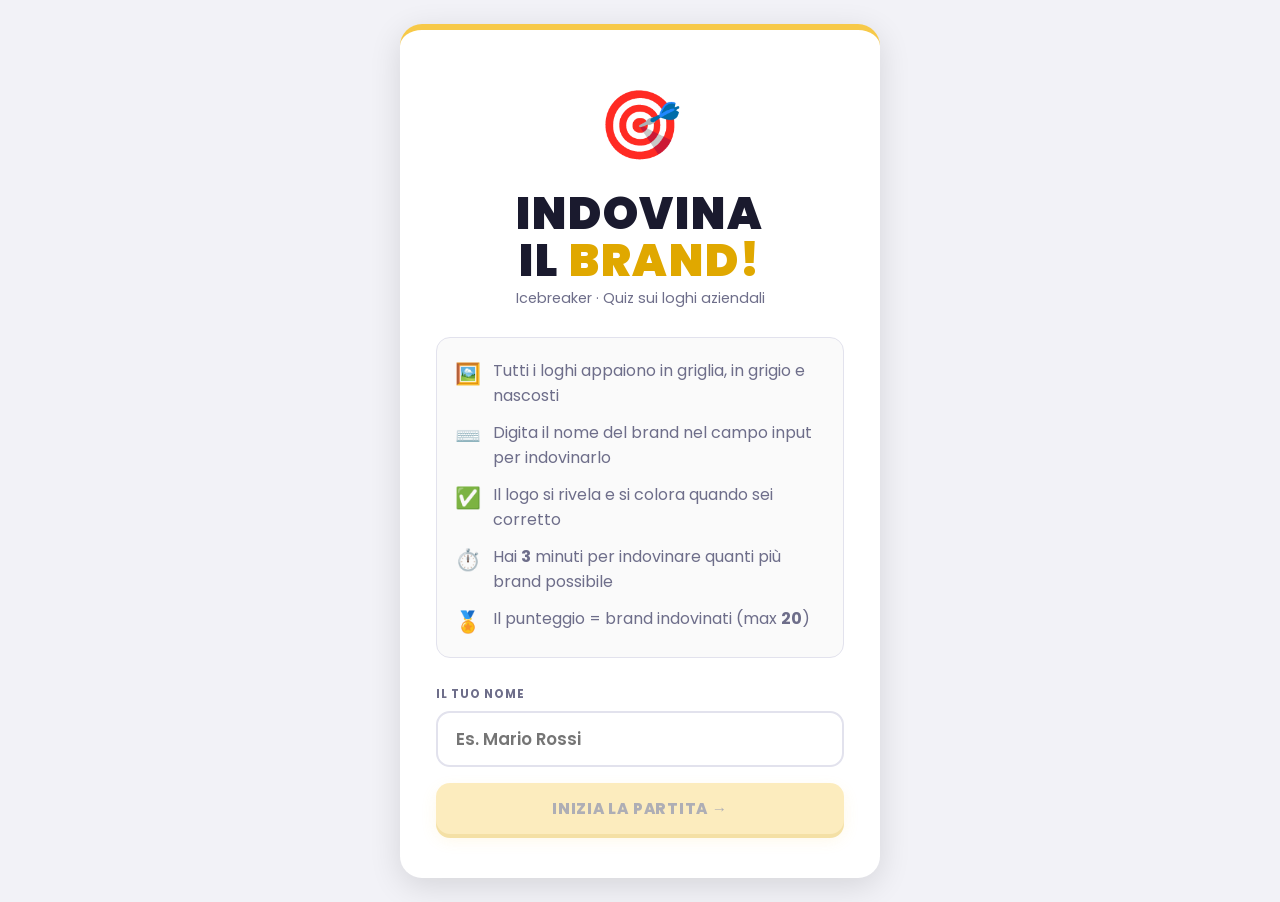
<file: risultati.html>
<!DOCTYPE html>
<html lang="it">
<head>
    <meta charset="UTF-8">
    <meta name="viewport" content="width=device-width, initial-scale=1.0">
    <title>Indovina il Brand! – Risultati</title>
    <link href="https://fonts.googleapis.com/css2?family=Poppins:wght@400;600;700;900&display=swap" rel="stylesheet">
    <style>
        /* ════════════════════════════════════════════════════
           RESET & VARIABILI  –  Game-show bright theme
           ════════════════════════════════════════════════════ */
        *, *::before, *::after { box-sizing: border-box; margin: 0; padding: 0; }

        :root {
            --primary:      #1A1A2E;   /* quasi-nero per testi principali */
            --accent:       #F7C948;   /* giallo game-show */
            --accent-dark:  #E0A800;
            --success:      #22C55E;
            --success-bg:   #DCFCE7;
            --warn:         #F97316;
            --error:        #EF4444;
            --bg:           #F2F2F7;   /* grigio iOS chiaro */
            --surface:      #FFFFFF;
            --surface-2:    #F8F8FC;
            --text:         #1A1A2E;
            --text-muted:   #6E6E8A;
            --border:       #E2E2ED;
            --r-sm:  8px;
            --r-md:  14px;
            --r-lg:  22px;
            --shadow-card:  0 2px 12px rgba(0,0,0,.08), 0 1px 3px rgba(0,0,0,.06);
            --shadow-lg:    0 8px 32px rgba(0,0,0,.12);
        }

        body {
            font-family: 'Poppins', -apple-system, sans-serif;
            background: var(--bg);
            min-height: 100vh;
            color: var(--text);
        }

        /* ════════════════════════════════════════════════════
           SCREENS
           ════════════════════════════════════════════════════ */
        .screen { display: none; }
        .screen.active {
            display: flex;
            flex-direction: column;
            animation: fadeUp .3s ease both;
        }
        @keyframes fadeUp {
            from { opacity: 0; transform: translateY(14px); }
            to   { opacity: 1; transform: translateY(0); }
        }

        /* ════════════════════════════════════════════════════
           ① WELCOME SCREEN
           ════════════════════════════════════════════════════ */
        #screen-welcome {
            min-height: 100vh;
            align-items: center;
            justify-content: center;
            padding: 24px;
        }

        .welcome-card {
            background: var(--surface);
            border-radius: var(--r-lg);
            box-shadow: var(--shadow-lg);
            padding: 44px 36px;
            width: 100%;
            max-width: 480px;
            text-align: center;
            /* bordo superiore colorato stile game-show */
            border-top: 6px solid var(--accent);
        }

        .w-emoji { font-size: 4.2rem; display: block; margin-bottom: 14px; }

        .w-title {
            font-size: clamp(1.9rem, 6vw, 2.8rem);
            font-weight: 900;
            text-transform: uppercase;
            letter-spacing: .04em;
            color: var(--primary);
            line-height: 1.05;
            margin-bottom: 4px;
        }
        /* parola evidenziata gialla */
        .w-title span {
            color: var(--accent-dark);
            position: relative;
        }

        .w-subtitle { color: var(--text-muted); font-size: .9rem; margin-bottom: 28px; }

        /* Regole */
        .rules {
            list-style: none;
            background: #FAFAFA;
            border: 1px solid var(--border);
            border-radius: var(--r-md);
            padding: 14px 18px;
            margin-bottom: 28px;
            text-align: left;
        }
        .rules li {
            padding: 6px 0;
            font-size: 1rem;
            color: var(--text-muted);
            display: flex;
            align-items: flex-start;
            gap: 12px;
        }
        .rules li span:first-child { flex-shrink: 0; font-size: 1.3rem; }

        .field-label {
            display: block;
            font-size: .72rem;
            font-weight: 700;
            text-transform: uppercase;
            letter-spacing: .09em;
            color: var(--text-muted);
            margin-bottom: 8px;
            text-align: left;
        }

        .input-field {
            width: 100%;
            padding: 13px 18px;
            font-family: inherit;
            font-size: 1.05rem;
            font-weight: 600;
            color: var(--text);
            background: var(--surface);
            border: 2px solid var(--border);
            border-radius: var(--r-md);
            outline: none;
            transition: border-color .2s, box-shadow .2s;
            margin-bottom: 16px;
        }
        .input-field:focus {
            border-color: var(--accent-dark);
            box-shadow: 0 0 0 3px rgba(247,201,72,.22);
        }
        .input-field:disabled { opacity: .45; cursor: not-allowed; }

        /* Bottoni */
        .btn {
            display: inline-flex;
            align-items: center;
            justify-content: center;
            gap: 8px;
            padding: 14px 28px;
            font-family: inherit;
            font-size: .95rem;
            font-weight: 800;
            text-transform: uppercase;
            letter-spacing: .05em;
            border: none;
            border-radius: var(--r-md);
            cursor: pointer;
            transition: transform .15s, box-shadow .15s, filter .15s;
            user-select: none;
            -webkit-tap-highlight-color: transparent;
            width: 100%;
        }
        .btn:active:not(:disabled) { transform: scale(.96); }
        .btn:disabled { opacity: .35; cursor: not-allowed; }

        .btn-primary {
            background: var(--accent);
            color: var(--primary);
            box-shadow: 0 4px 0 var(--accent-dark), 0 6px 16px rgba(247,201,72,.35);
        }
        .btn-primary:hover:not(:disabled) {
            filter: brightness(1.06);
            transform: translateY(-1px);
            box-shadow: 0 5px 0 var(--accent-dark), 0 8px 20px rgba(247,201,72,.4);
        }
        .btn-primary:active:not(:disabled) {
            box-shadow: 0 2px 0 var(--accent-dark);
            transform: translateY(2px);
        }

        .btn-outline {
            background: transparent;
            color: var(--text-muted);
            border: 2px solid var(--border);
            font-weight: 700;
        }
        .btn-outline:hover:not(:disabled) {
            border-color: var(--text-muted);
            background: var(--surface-2);
        }

        /* ════════════════════════════════════════════════════
           ② GAME SCREEN
           ════════════════════════════════════════════════════ */
        #screen-game {
            min-height: 100vh;
            display: flex;
            flex-direction: column;
        }

        /* Header */
        .game-header {
            background: var(--primary);
            padding: 10px 20px;
            display: flex;
            align-items: center;
            gap: 14px;
            position: sticky;
            top: 0;
            z-index: 10;
            box-shadow: 0 2px 12px rgba(0,0,0,.2);
        }

        .game-logo-title {
            font-weight: 900;
            font-size: .95rem;
            text-transform: uppercase;
            letter-spacing: .1em;
            color: var(--accent);
            white-space: nowrap;
        }

        /* Timer */
        .timer-wrap {
            display: flex;
            align-items: center;
            gap: 6px;
            background: rgba(255,255,255,.1);
            border: 1px solid rgba(255,255,255,.15);
            border-radius: 100px;
            padding: 5px 16px;
            margin: 0 auto;
        }
        .timer-icon { font-size: .95rem; }
        .timer-display {
            font-weight: 900;
            font-size: 1.4rem;
            letter-spacing: .04em;
            color: #FFFFFF;
            min-width: 52px;
            font-variant-numeric: tabular-nums;
            transition: color .3s;
        }
        .timer-display.warn   { color: var(--warn); }
        .timer-display.danger { color: #FF6B6B; animation: pulse .5s ease infinite alternate; }
        @keyframes pulse { from { opacity: 1; } to { opacity: .4; } }

        /* Score */
        .score-wrap {
            display: flex;
            align-items: center;
            gap: 5px;
            background: rgba(34,197,94,.15);
            border: 1px solid rgba(34,197,94,.3);
            border-radius: 100px;
            padding: 5px 14px;
            white-space: nowrap;
        }
        .score-val { font-weight: 900; font-size: 1rem; color: #4ADE80; }
        .score-lbl { font-size: .78rem; font-weight: 700; color: #4ADE80; opacity: .8; }

        /* Sound toggle */
        .btn-sound {
            background: none;
            border: none;
            font-size: 1.1rem;
            cursor: pointer;
            padding: 4px;
            border-radius: 6px;
            transition: opacity .2s;
            flex-shrink: 0;
        }
        .btn-sound:hover { opacity: .6; }

        /* Input zone */
        .input-zone {
            padding: 12px 20px;
            background: var(--surface);
            border-bottom: 2px solid var(--border);
        }
        .input-row { max-width: 900px; margin: 0 auto; position: relative; }

        .game-input {
            width: 100%;
            padding: 13px 52px 13px 18px;
            font-family: inherit;
            font-size: 1.05rem;
            font-weight: 700;
            color: var(--text);
            background: var(--surface-2);
            border: 2px solid var(--border);
            border-radius: 100px;   /* pill – stile quiz-show */
            outline: none;
            transition: border-color .2s, box-shadow .2s;
        }
        .game-input::placeholder { color: var(--text-muted); font-weight: 400; }
        .game-input:focus {
            border-color: var(--accent-dark);
            box-shadow: 0 0 0 3px rgba(247,201,72,.2);
            background: var(--surface);
        }
        .game-input:disabled { opacity: .4; cursor: not-allowed; }

        .input-hint {
            position: absolute;
            right: 18px;
            top: 50%;
            transform: translateY(-50%);
            font-size: .78rem;
            font-weight: 800;
            color: var(--success);
            pointer-events: none;
            opacity: 0;
            transition: opacity .2s;
        }
        .input-hint.show { opacity: 1; }

        .game-input.flash-ok {
            border-color: var(--success);
            box-shadow: 0 0 0 3px rgba(34,197,94,.2);
            animation: flashOk .3s ease both;
        }
        .game-input.flash-dup {
            border-color: var(--warn);
            box-shadow: 0 0 0 3px rgba(249,115,22,.18);
            animation: flashOk .3s ease both;
        }
        @keyframes flashOk {
            0%  { transform: scale(1); }
            45% { transform: scale(1.015); }
            100%{ transform: scale(1); }
        }

        /* Grid */
        .grid-zone {
            padding: 16px 20px 40px;
            max-width: 960px;
            margin: 0 auto;
            width: 100%;
            flex: 1;                      /* occupa lo spazio rimanente */
            display: flex;
            flex-direction: column;
            justify-content: center;      /* centramento verticale */
        }

        .logo-grid {
            display: grid;
            grid-template-columns: repeat(5, 1fr);
            gap: 10px;
        }

        /* ── Logo card ── */
        .logo-card {
            aspect-ratio: 1 / 1;
            /* colore assegnato via JS */
            background: #E8E8F0;
            border-radius: var(--r-md);
            display: flex;
            flex-direction: column;
            align-items: center;
            justify-content: center;
            gap: 4px;
            padding: 8px 6px 7px;
            position: relative;
            overflow: hidden;
            box-shadow: var(--shadow-card);
            transition: box-shadow .25s, transform .25s, border .25s;
            border: 3px solid transparent;
        }
        .logo-card:hover { transform: translateY(-1px); box-shadow: var(--shadow-lg); }

        .logo-card img {
            max-width: 86%;
            max-height: 72%;
            width: 86%;
            height: auto;
            object-fit: contain;
            display: block;
            margin: 0 auto;
            pointer-events: none;
        }

        /* Nome brand – trasparente finché non indovinato */
        .card-name {
            font-size: .75rem;
            font-weight: 800;
            color: transparent;
            text-align: center;
            line-height: 1.2;
            text-transform: uppercase;
            letter-spacing: .04em;
            transition: color .25s;
            pointer-events: none;
        }

        /* Checkmark badge */
        .card-check {
            position: absolute;
            top: 5px;
            right: 6px;
            font-size: .8rem;
            opacity: 0;
            transition: opacity .25s;
        }

        /* ── INDOVINATO: bordo bianco spesso + overlay leggero ── */
        .logo-card.guessed {
            border: 3px solid #FFFFFF;
            box-shadow: 0 0 0 3px var(--success), var(--shadow-lg);
            animation: popIn .4s cubic-bezier(.34,1.56,.64,1) both;
        }
        .logo-card.guessed .card-name  { color: rgba(0,0,0,.65); }
        .logo-card.guessed .card-check { opacity: 1; }

        /* ── MANCATO: de-saturato + nome in rosso ── */
        .logo-card.missed {
            filter: grayscale(.6) brightness(.85);
            border-color: rgba(239,68,68,.5);
            animation: revealMissed .35s ease both;
        }
        .logo-card.missed .card-name { color: var(--error); }

        @keyframes popIn {
            0%  { transform: scale(.8); }
            65% { transform: scale(1.1); }
            100%{ transform: scale(1); }
        }
        @keyframes revealMissed {
            from { opacity: 0; transform: scale(.9); }
            to   { opacity: 1; transform: scale(1); }
        }

        /* Banner game-over */
        .game-over-banner {
            display: none;
            position: fixed;
            bottom: 0; left: 0; right: 0;
            background: var(--primary);
            border-top: 4px solid var(--accent);
            box-shadow: 0 -8px 40px rgba(0,0,0,.3);
            padding: 18px 24px;
            z-index: 20;
        }
        .game-over-banner.show { display: flex; align-items: center; gap: 16px; flex-wrap: wrap; }

        .banner-msg { flex: 1; min-width: 160px; }
        .banner-title { font-weight: 900; font-size: 1.1rem; color: #FFFFFF; }
        .banner-sub   { font-size: .85rem; color: rgba(255,255,255,.6); margin-top: 2px; }
        .banner-btn   { padding: 12px 28px; width: auto; flex-shrink: 0; }

        /* ════════════════════════════════════════════════════
           ③ RESULTS SCREEN
           ════════════════════════════════════════════════════ */
        #screen-results {
            min-height: 100vh;
            align-items: center;
            justify-content: flex-start;
            padding: 32px 24px 48px;
        }

        .results-card {
            background: var(--surface);
            border-radius: var(--r-lg);
            box-shadow: var(--shadow-lg);
            border-top: 6px solid var(--accent);
            padding: 40px 36px;
            width: 100%;
            max-width: 680px;
            margin: 0 auto;
        }

        .result-hero { text-align: center; margin-bottom: 28px; }
        .result-emoji { font-size: 3rem; display: block; margin-bottom: 12px; }
        .result-big {
            font-size: clamp(3.5rem, 12vw, 5.5rem);
            font-weight: 900;
            line-height: 1;
            color: var(--primary);
        }
        .result-label { color: var(--text-muted); font-size: .9rem; margin-top: 4px; }
        .result-name  { font-weight: 800; font-size: 1.05rem; margin-top: 10px; color: var(--text); text-transform: uppercase; letter-spacing: .04em; }
        .result-msg   { color: var(--text-muted); font-size: .88rem; margin-top: 6px; }

        /* Stats */
        .stats-row { display: flex; gap: 10px; margin-bottom: 24px; }
        .stat-box {
            flex: 1;
            background: var(--bg);
            border-radius: var(--r-md);
            padding: 14px 10px;
            text-align: center;
            border: 1px solid var(--border);
        }
        .stat-val { font-weight: 900; font-size: 1.7rem; color: var(--primary); }
        .stat-lbl { font-size: .67rem; color: var(--text-muted); margin-top: 3px; font-weight: 700; text-transform: uppercase; letter-spacing: .06em; }

        /* Brand indovinati – tags */
        .section-title {
            font-weight: 800;
            font-size: .7rem;
            text-transform: uppercase;
            letter-spacing: .12em;
            color: var(--text-muted);
            margin-bottom: 12px;
        }
        .guessed-section { margin-bottom: 28px; }
        .guessed-tags { display: flex; flex-wrap: wrap; gap: 6px; }
        .guessed-tag {
            background: var(--success-bg);
            color: #15803D;
            border: 1px solid rgba(34,197,94,.3);
            font-size: .78rem;
            font-weight: 700;
            padding: 4px 12px;
            border-radius: 100px;
        }
        .none-tag { color: var(--text-muted); font-size: .85rem; }

        /* Brand mancati con curiosità */
        .missed-section { margin-bottom: 28px; }
        .missed-grid {
            display: flex;
            flex-direction: column;
            gap: 10px;
        }
        .missed-card {
            display: flex;
            align-items: center;
            gap: 14px;
            background: #FFF5F5;
            border: 1px solid rgba(239,68,68,.18);
            border-radius: var(--r-md);
            padding: 12px 14px;
        }
        .missed-card-logo {
            width: 52px;
            height: 52px;
            flex-shrink: 0;
            background: #fff;
            border-radius: var(--r-sm);
            border: 1px solid var(--border);
            display: flex;
            align-items: center;
            justify-content: center;
            overflow: hidden;
        }
        .missed-card-logo img {
            max-width: 88%;
            max-height: 88%;
            object-fit: contain;
        }
        .missed-card-body { flex: 1; min-width: 0; }
        .missed-card-name {
            font-weight: 800;
            font-size: .9rem;
            color: var(--error);
            margin-bottom: 3px;
        }
        .missed-card-fact {
            font-size: .8rem;
            color: var(--text-muted);
            line-height: 1.45;
        }

        .btn-stack { display: flex; flex-direction: column; gap: 10px; }


        /* ════════════════════════════════════════════════════
           RESPONSIVE
           ════════════════════════════════════════════════════ */
        @media (max-width: 700px) {
            .logo-grid { grid-template-columns: repeat(4, 1fr); gap: 8px; }
            .game-logo-title { display: none; }
        }
        @media (max-width: 480px) {
            .logo-grid { grid-template-columns: repeat(3, 1fr); gap: 7px; }
            .grid-zone { padding: 12px 12px 100px; }
            .input-zone { padding: 10px 12px; }
            .results-card { padding: 28px 18px; }
            .stats-row { gap: 8px; }
        }
    
        /* Only results screen visible on this page */
        #screen-results {
            display: flex !important;
            animation: fadeUp .3s ease both;
        }
    </style>
</head>
<body>

<div id="app">
    <div id="screen-results" class="screen">
        <div class="results-card">

            <div class="result-hero">
                <span class="result-emoji" id="result-emoji">🎉</span>
                <div class="result-big"   id="result-big">0</div>
                <div class="result-label">brand indovinati</div>
                <div class="result-name"  id="result-name"></div>
                <div class="result-msg"   id="result-msg"></div>
            </div>

            <div class="stats-row">
                <div class="stat-box">
                    <div class="stat-val" id="stat-correct">0</div>
                    <div class="stat-lbl">Indovinati</div>
                </div>
                <div class="stat-box">
                    <div class="stat-val" id="stat-missed">0</div>
                    <div class="stat-lbl">Mancati</div>
                </div>
                <div class="stat-box">
                    <div class="stat-val" id="stat-pct">0%</div>
                    <div class="stat-lbl">Accuratezza</div>
                </div>
            </div>

            <div class="guessed-section">
                <div class="section-title">✅ Brand indovinati</div>
                <div class="guessed-tags" id="guessed-tags"></div>
            </div>

            <div class="missed-section" id="missed-section">
                <div class="section-title">❌ Brand mancati – lo sapevi che…</div>
                <div class="missed-grid" id="missed-grid"></div>
            </div>

            <button id="btn-to-lb" class="btn btn-primary" style="margin-bottom:10px">🏅 Vedi classifica →</button>
            <button id="btn-play-again" class="btn btn-outline">🎯 Gioca di nuovo</button>
        </div>
    </div>
</div>

<script>
function esc(s) {
    return String(s).replace(/&/g,'&amp;').replace(/</g,'&lt;').replace(/>/g,'&gt;').replace(/"/g,'&quot;');
}

function resultMsg(correct, total) {
    const pct = (correct / total) * 100;
    if (pct === 100) return 'Punteggio perfetto! Sei un esperto di brand!';
    if (pct >= 80)   return 'Ottima conoscenza dei brand!';
    if (pct >= 60)   return 'Buon risultato! Qualche brand ancora ti sfugge.';
    if (pct >= 40)   return 'Non male! Con un po\'di pratica puoi fare molto meglio.';
    return 'Continua a esercitarti, ci riuscirai!';
}

function render(data) {
    const { playerName, score, total, guessedNames, missedBrands } = data;
    const missed = total - score;
    const pct    = Math.round((score / total) * 100);

    // Emoji
    const emojis = [[100,'🏆'],[80,'🌟'],[60,'🎉'],[40,'😊'],[0,'💪']];
    document.getElementById('result-emoji').textContent = emojis.find(([t]) => pct >= t)[1];

    document.getElementById('result-big').textContent     = score;
    document.getElementById('result-name').textContent    = `Ottimo lavoro, ${esc(playerName)}!`;
    document.getElementById('result-msg').textContent     = resultMsg(score, total);
    document.getElementById('stat-correct').textContent   = score;
    document.getElementById('stat-missed').textContent    = missed;
    document.getElementById('stat-pct').textContent       = pct + '%';

    // Guessed tags
    const tagsEl = document.getElementById('guessed-tags');
    tagsEl.innerHTML = guessedNames.length === 0
        ? '<span class="none-tag">Nessun brand indovinato.</span>'
        : guessedNames.map(n => `<span class="guessed-tag">${esc(n)}</span>`).join('');

    // Missed brands
    const missedSection = document.getElementById('missed-section');
    const missedGrid    = document.getElementById('missed-grid');
    if (missedBrands.length === 0) {
        missedSection.style.display = 'none';
    } else {
        missedSection.style.display = '';
        missedGrid.innerHTML = missedBrands.map(b => `
            <div class="missed-card">
                <div class="missed-card-logo">
                    <img src="${b.logo}" alt="${esc(b.name)}">
                </div>
                <div class="missed-card-body">
                    <div class="missed-card-name">${esc(b.name)}</div>
                    <div class="missed-card-fact">${esc(b.fact || '')}</div>
                </div>
            </div>
        `).join('');
    }
}

// Read result from sessionStorage
let data;
try {
    data = JSON.parse(sessionStorage.getItem('quizResult'));
} catch(e) { data = null; }

if (!data) {
    // Fallback: no session data — redirect to start
    window.location.href = 'index.html';
} else {
    render(data);
}

document.getElementById('btn-to-lb').addEventListener('click', () => {
    window.location.href = 'classifica.html';
});

document.getElementById('btn-play-again').addEventListener('click', () => {
    window.location.href = 'index.html';
});
</script>
</body>
</html>
</file>
<file: aurum/style.css>
@font-face {
  font-family: "Cormorant Garamond";
  src: url("fonts/CormorantGaramond.woff2") format("woff2");
  font-weight: 300 700;
}
@font-face {
  font-family: "Inter";
  src: url("fonts/Inter.woff2") format("woff2");
  font-weight: 100 900;
}

:root {
  /* unità tipografica: 1% dell'altezza, limitata dalla larghezza per finestre strette */
  --u: min(1vh, 0.573vw);
  --gold: #c8a96e;
  --title: #dadfe3;
  --menu: #bbc5cc;
  --sub: #abaeb2;
  --badge: #c9ccd0;
  --scroll: #a3a7aa;
  --dark: #090b0f;
}

* { margin: 0; padding: 0; box-sizing: border-box; }

html {
  overflow-x: clip;
  background: var(--dark);
}

body {
  background: var(--dark);
}

body {
  font-family: "Inter", "Helvetica Neue", Arial, sans-serif;
  -webkit-font-smoothing: antialiased;
}

a { color: inherit; text-decoration: none; }

.hero {
  position: relative;
  width: 100%;
  height: 100vh;
  min-height: 32rem;
  overflow: hidden;
}

.hero__bg {
  position: absolute;
  inset: 0;
  width: 100%;
  height: 100%;
  object-fit: cover;
}

.hero__watch {
  position: absolute;
  height: calc(var(--u) * 81);
  top: 9.2%;
  left: 41.7%;
  width: auto;
}

/* Header */
.nav {
  position: absolute;
  top: 3.7%;
  left: 5%;
  right: 4.4%;
  display: flex;
  justify-content: space-between;
  align-items: baseline;
}

.nav__logo {
  font-family: "Cormorant Garamond", Georgia, serif;
  font-weight: 500;
  font-size: calc(var(--u) * 2.85);
  letter-spacing: 0.01em;
  color: var(--gold);
}

.nav__menu {
  display: flex;
  gap: calc(var(--u) * 2.4);
  font-size: calc(var(--u) * 1.72);
  font-weight: 400;
  color: var(--menu);
}

/* Blocco testo */
.intro {
  position: absolute;
  left: 5%;
  top: 31%;
}

.intro__title {
  font-family: "Cormorant Garamond", Georgia, serif;
  font-weight: 600;
  font-size: calc(var(--u) * 9.8);
  line-height: 0.97;
  letter-spacing: -0.005em;
  color: var(--title);
}

.intro__sub {
  margin-top: calc(var(--u) * 3.2);
  font-size: calc(var(--u) * 2.24);
  font-weight: 400;
  color: var(--sub);
}

.intro__btn {
  display: inline-flex;
  align-items: center;
  justify-content: center;
  margin-top: calc(var(--u) * 3.6);
  width: calc(var(--u) * 30.2);
  height: calc(var(--u) * 6);
  border: 1px solid rgba(200, 169, 110, 0.75);
  border-radius: 999px;
  font-size: calc(var(--u) * 1.82);
  font-weight: 400;
  letter-spacing: 0.035em;
  color: var(--gold);
}

/* Box caratteristiche */
.badges {
  position: absolute;
  right: 4.4%;
  bottom: 6.4%;
  width: calc(var(--u) * 30.8);
  list-style: none;
  border: 1px solid rgba(200, 205, 210, 0.45);
  background: rgba(0, 0, 0, 0.25);
}

.badges li {
  display: flex;
  align-items: center;
  height: calc(var(--u) * 5.35);
  padding-left: calc(var(--u) * 2.1);
  font-size: calc(var(--u) * 1.9);
  font-weight: 400;
  color: var(--badge);
}

.badges li + li { border-top: 1px solid rgba(200, 205, 210, 0.45); }

/* Indicatore scroll */
.scroll {
  position: absolute;
  left: 50%;
  bottom: 4.2%;
  transform: translateX(-50%);
  display: flex;
  flex-direction: column;
  align-items: center;
  gap: calc(var(--u) * 1.2);
  font-size: calc(var(--u) * 1.95);
  font-weight: 400;
  color: var(--scroll);
}

.scroll svg {
  width: calc(var(--u) * 1.3);
  height: calc(var(--u) * 2.6);
  fill: none;
  stroke: var(--scroll);
  stroke-width: 1.3;
}

/* Film guidato dallo scroll */
.scrolly {
  position: relative;
  height: 600vh;
}

.scrolly .hero {
  position: sticky;
  top: 0;
}

.hero__film {
  position: absolute;
  inset: 0;
  width: 100%;
  height: 100%;
  object-fit: cover;
  background: var(--dark);
  transform-origin: 46% 45%;
  will-change: transform, filter;
}

/* fascia successiva alla hero */
.band {
  position: relative;
  min-height: 100vh;
  background: var(--dark);
}

.hero__static {
  position: absolute;
  inset: 0;
  display: none;
}
.reduced .hero__static { display: block; }

/* velo scuro per leggere testi e menu sopra il film */
.hero__scrim {
  position: absolute;
  inset: 0;
  opacity: 0;
  pointer-events: none;
  background:
    linear-gradient(to bottom, rgba(9, 11, 15, 0.7) 0%, rgba(9, 11, 15, 0) 16%),
    radial-gradient(ellipse 80% 70% at 0% 100%, rgba(9, 11, 15, 0.92) 0%, rgba(9, 11, 15, 0.7) 40%, rgba(9, 11, 15, 0) 100%);
}

.nav__menu a { transition: color 0.4s ease; }
.nav__menu a.is-active { color: var(--gold); }

/* Frasi che accompagnano la scomposizione */
.chapter {
  position: absolute;
  left: 5%;
  bottom: 14%;
  max-width: calc(var(--u) * 90);
  font-family: "Cormorant Garamond", Georgia, serif;
  font-weight: 500;
  font-size: calc(var(--u) * 5.2);
  line-height: 1.05;
  color: var(--title);
  opacity: 0;
  pointer-events: none;
  text-shadow: 0 0 1.2em rgba(9, 11, 15, 0.9), 0 0 0.3em rgba(9, 11, 15, 0.8);
}

/* bagliore dorato all'ingresso della frase, poi si spegne */
.chapter.is-lit { animation: glow 2.4s ease-out; }
@keyframes glow {
  0%   { text-shadow: 0 0 1.2em rgba(9, 11, 15, 0.9), 0 0 0.3em rgba(9, 11, 15, 0.8); }
  35%  { color: #f3e3c3; text-shadow: 0 0 0.35em rgba(214, 180, 116, 0.8), 0 0 1.2em rgba(200, 169, 110, 0.45), 0 0 0.3em rgba(9, 11, 15, 0.8); }
  100% { text-shadow: 0 0 1.2em rgba(9, 11, 15, 0.9), 0 0 0.3em rgba(9, 11, 15, 0.8); }
}

/* prefers-reduced-motion: hero statica e sezioni in sequenza */
.reduced .scrolly { height: auto; }
.reduced .scrolly .hero { position: relative; }
.reduced .hero__film { display: none; }
.reduced .band { display: none; }
.reduced .chapters {
  background: var(--dark);
  padding: 12vh 5% 16vh;
  display: grid;
  gap: 10vh;
}
.reduced .chapter {
  position: static;
  opacity: 1;
  pointer-events: auto;
}

/* titolo e CTA restano sopra il film: ombra scura per staccarli dai pezzi in movimento */
.intro__title, .intro__sub { text-shadow: 0 0 0.6em rgba(9, 11, 15, 0.85), 0 0 0.2em rgba(9, 11, 15, 0.7); }
.intro__btn { background: rgba(9, 11, 15, 0.35); }

/* Hover: CTA piena oro con testo bianco, voci menu in oro */
.intro__btn { transition: background-color 0.35s ease, border-color 0.35s ease, color 0.35s ease; }
/* testo scuro sull'oro: contrasto 8.8:1 (il bianco era 2.2:1, sotto la soglia WCAG AA di 4.5:1) */
.intro__btn:hover, .intro__btn:focus-visible { background: var(--gold); border-color: var(--gold); color: var(--dark); }
.nav__menu a:hover, .nav__menu a:focus-visible { color: var(--gold); }
/* sottolineato dorato che si allarga da sinistra all'hover sulle voci del menu */
.nav__menu a { position: relative; }
.nav__menu a::after {
  content: "";
  position: absolute;
  left: 0;
  right: 0;
  bottom: -0.35em;
  height: 1px;
  background: var(--gold);
  transform: scaleX(0);
  transform-origin: left;
  transition: transform 0.35s ease;
}
.nav__menu a:hover::after, .nav__menu a:focus-visible::after { transform: scaleX(1); }
@media (prefers-reduced-motion: reduce) { .nav__menu a::after { transition: none; } }

/* ---------- Fascia Collection ---------- */
.collection {
  position: relative;
  height: 220vh;
  background: #070504;
}

.col__pin {
  position: sticky;
  top: 0;
  height: 100vh;
  min-height: 32rem;
  overflow: hidden;
  background: radial-gradient(ellipse 70% 55% at 50% 62%, #1a0f08 0%, #0b0705 55%, #070504 100%);
  --p: 0;      /* avanzamento dell'eclissi, 0..1 */
  --sheen: 0;  /* passaggio della luce sul vetro, 0..1 */
}

/* cielo notturno nella parte alta: blu quasi nero, stelle e costellazioni (sky.js) */
.col__sky {
  position: absolute;
  inset: 0;
  width: 100%;
  height: 100%;
  background: linear-gradient(to bottom, #050915 0%, #070b18 28%, rgba(8, 10, 20, 0.6) 46%, rgba(8, 10, 20, 0) 66%);
  -webkit-mask-image: linear-gradient(to bottom, #000 0%, #000 34%, transparent 64%);
  mask-image: linear-gradient(to bottom, #000 0%, #000 34%, transparent 64%);
  opacity: calc(0.45 + 0.55 * var(--p));
  pointer-events: none;
}

/* eclissi: un disco scuro con il bordo acceso da dietro, che sfuma verso il basso */
.col__eclipse {
  position: absolute;
  left: 50%;
  top: calc(43% - 22.5vh);
  width: 205vh;
  aspect-ratio: 1;
  transform: translate(-50%, calc((1 - var(--p)) * 45vh));
  background: radial-gradient(circle closest-side, #070403 0%, #070403 74%, #120905 78%);
  -webkit-mask-image: radial-gradient(circle closest-side, #000 78%, transparent 78.3%), linear-gradient(to bottom, #000 0%, #000 14%, transparent 40%);
  mask-image: radial-gradient(circle closest-side, #000 78%, transparent 78.3%), linear-gradient(to bottom, #000 0%, #000 14%, transparent 40%);
  -webkit-mask-composite: source-in;
  mask-composite: intersect;
}
.col__halo {
  position: absolute;
  left: 50%;
  top: calc(43% - 22.5vh);
  width: 205vh;
  aspect-ratio: 1;
  transform: translate(-50%, calc((1 - var(--p)) * 45vh));
  opacity: var(--p);
  background: radial-gradient(circle closest-side,
    rgba(150, 66, 24, 0) 60%,
    rgba(150, 66, 24, 0.18) 74%,
    rgba(255, 210, 150, 0.9) 77.9%,
    rgba(255, 238, 210, 1) 78.15%,
    rgba(248, 168, 92, 0.6) 79%,
    rgba(222, 124, 54, 0.28) 81.5%,
    rgba(180, 90, 36, 0.1) 87%,
    rgba(150, 70, 30, 0) 100%);
  -webkit-mask-image: linear-gradient(to bottom, #000 0%, #000 12%, transparent 38%);
  mask-image: linear-gradient(to bottom, #000 0%, #000 12%, transparent 38%);
  pointer-events: none;
}

.col__watch {
  position: absolute;
  left: 50%;
  top: 50%;
  height: min(66vh, 140vw);
  aspect-ratio: 3840 / 2143;
  transform: translate(-50%, -50%) scale(calc(1.06 - 0.06 * var(--p)));
  filter: brightness(calc(0.12 + 0.88 * var(--p))) blur(calc((1 - var(--p)) * 10px));
  -webkit-mask-image: linear-gradient(to bottom, transparent 0%, #000 16%, #000 80%, transparent 99%);
  mask-image: linear-gradient(to bottom, transparent 0%, #000 16%, #000 80%, transparent 99%);
}

.col__img {
  position: absolute;
  inset: 0;
  width: 100%;
  height: 100%;
}

/* lancette ritagliate dalla foto: ogni livello è un quadrato centrato sul perno */
.col__hand, .col__cap {
  position: absolute;
  left: 34.593%;
  top: 19.596%;
  width: 31.25%;
  height: 55.99%;
  transform-origin: 50% 50%;
}
.col__hand { filter: drop-shadow(0 0.35vh 0.45vh rgba(0, 0, 0, 0.55)); will-change: transform; }

/* luce calda dell'eclissi sulla cassa, e un unico riflesso che attraversa il vetro */
.col__light, .col__sheen {
  position: absolute;
  inset: 0;
  pointer-events: none;
  -webkit-mask: url("assets/collection/hd/orologio_frontale_hd.webp") center / 100% 100% no-repeat;
  mask: url("assets/collection/hd/orologio_frontale_hd.webp") center / 100% 100% no-repeat;
}
.col__light {
  background: linear-gradient(to top, rgba(255, 150, 70, 0.55) 0%, rgba(255, 150, 70, 0) 55%);
  mix-blend-mode: soft-light;
  opacity: var(--p);
}
.col__sheen {
  background: linear-gradient(112deg, transparent 0%, transparent 42%, rgba(255, 232, 196, 0.85) 50%, transparent 58%, transparent 100%);
  background-size: 300% 100%;
  background-position: calc(100% - var(--sheen) * 100%) 0;
  mix-blend-mode: soft-light;
  opacity: calc(sin(var(--sheen) * 3.1416));
}

.col__word {
  position: absolute;
  left: 50%;
  top: 17%;
  transform: translateX(-50%);
  margin-right: -0.36em;
  font-weight: 200;
  font-size: calc(var(--u) * 10.5);
  letter-spacing: 0.36em;
  color: transparent;
  -webkit-text-stroke: 1px rgba(226, 196, 150, 0.42);
  white-space: nowrap;
  opacity: calc(var(--p) * 0.9);
  pointer-events: none;
}

.col__specs {
  position: absolute;
  top: 0;
  left: 0;
  right: 0;
  display: grid;
  grid-template-columns: repeat(3, 1fr);
  list-style: none;
  border-bottom: 1px solid rgba(200, 169, 110, 0.14);
  background: rgba(7, 5, 4, 0.55);
}
.col__specs li {
  display: flex;
  align-items: center;
  justify-content: center;
  height: calc(var(--u) * 11);
  font-size: calc(var(--u) * 1.15);
  letter-spacing: 0.3em;
  color: rgba(200, 169, 110, 0.85);
}
.col__specs li + li { border-left: 1px solid rgba(200, 169, 110, 0.14); }

.col__name, .col__cta {
  position: absolute;
  bottom: 9%;
  font-size: calc(var(--u) * 1.2);
  letter-spacing: 0.28em;
  color: var(--title);
}
.col__name { left: 5%; }
.col__cta {
  right: 5%;
  display: flex;
  flex-direction: column;
  align-items: flex-end;
  gap: calc(var(--u) * 2);
}
.col__cta a {
  padding-bottom: calc(var(--u) * 1.2);
  border-bottom: 1px solid rgba(218, 223, 227, 0.4);
  transition: color 0.35s ease, border-color 0.35s ease;
}
.col__cta a:hover, .col__cta a:focus-visible { color: var(--gold); border-color: var(--gold); }
.col__count { color: var(--scroll); }

.col__specs, .col__name, .col__cta {
  opacity: clamp(0, (var(--p) - 0.7) * 4, 1);
  transform: translateY(calc((1 - clamp(0, (var(--p) - 0.7) * 4, 1)) * 1.5vh));
}
.col__specs { transform: none; }

@media (max-aspect-ratio: 1/1) {
  .col__watch { height: min(66vh, 105vw); }
  .col__eclipse, .col__halo { width: 190vw; top: calc(43% - 20vw); }
  .col__word { font-size: 8vw; top: 20%; letter-spacing: 0.24em; margin-right: -0.24em; }
  .col__name, .col__cta { font-size: 2.6vw; letter-spacing: 0.22em; }
  .col__name { left: 5%; right: 5%; bottom: 15%; text-align: center; }
  .col__cta { left: 0; right: 0; bottom: 6%; align-items: center; }
  .col__specs li { height: 9vh; font-size: 2.3vw; letter-spacing: 0.16em; text-align: center; padding: 0 1vw; }
}

.reduced .collection { height: auto; }
.reduced .col__pin { position: relative; }
.reduced .col__pin { --p: 1; }

/* ingranaggi in movimento: il video copre solo il quadrante, cassa e cinturino restano la foto nitida */
.col__gears {
  position: absolute;
  inset: 0;
  width: 100%;
  height: 100%;
  object-fit: fill;
  pointer-events: none;
  -webkit-mask-image: radial-gradient(ellipse 15.2% 27.2% at 50.2% 47.6%, #000 88%, transparent 100%);
  mask-image: radial-gradient(ellipse 15.2% 27.2% at 50.2% 47.6%, #000 88%, transparent 100%);
  /* durante zoom e messa a fuoco si vede la foto ferma: il video, ridimensionato a ogni fotogramma,
     veniva riallineato al pixel in modo diverso dalla foto e il meccanismo sembrava vibrare */
  opacity: 0;
  transition: opacity 0.35s ease;
}
.col__gears.is-live { opacity: 1; transition: opacity 0.9s ease; }
.reduced .col__gears { opacity: 1; }
</file>
